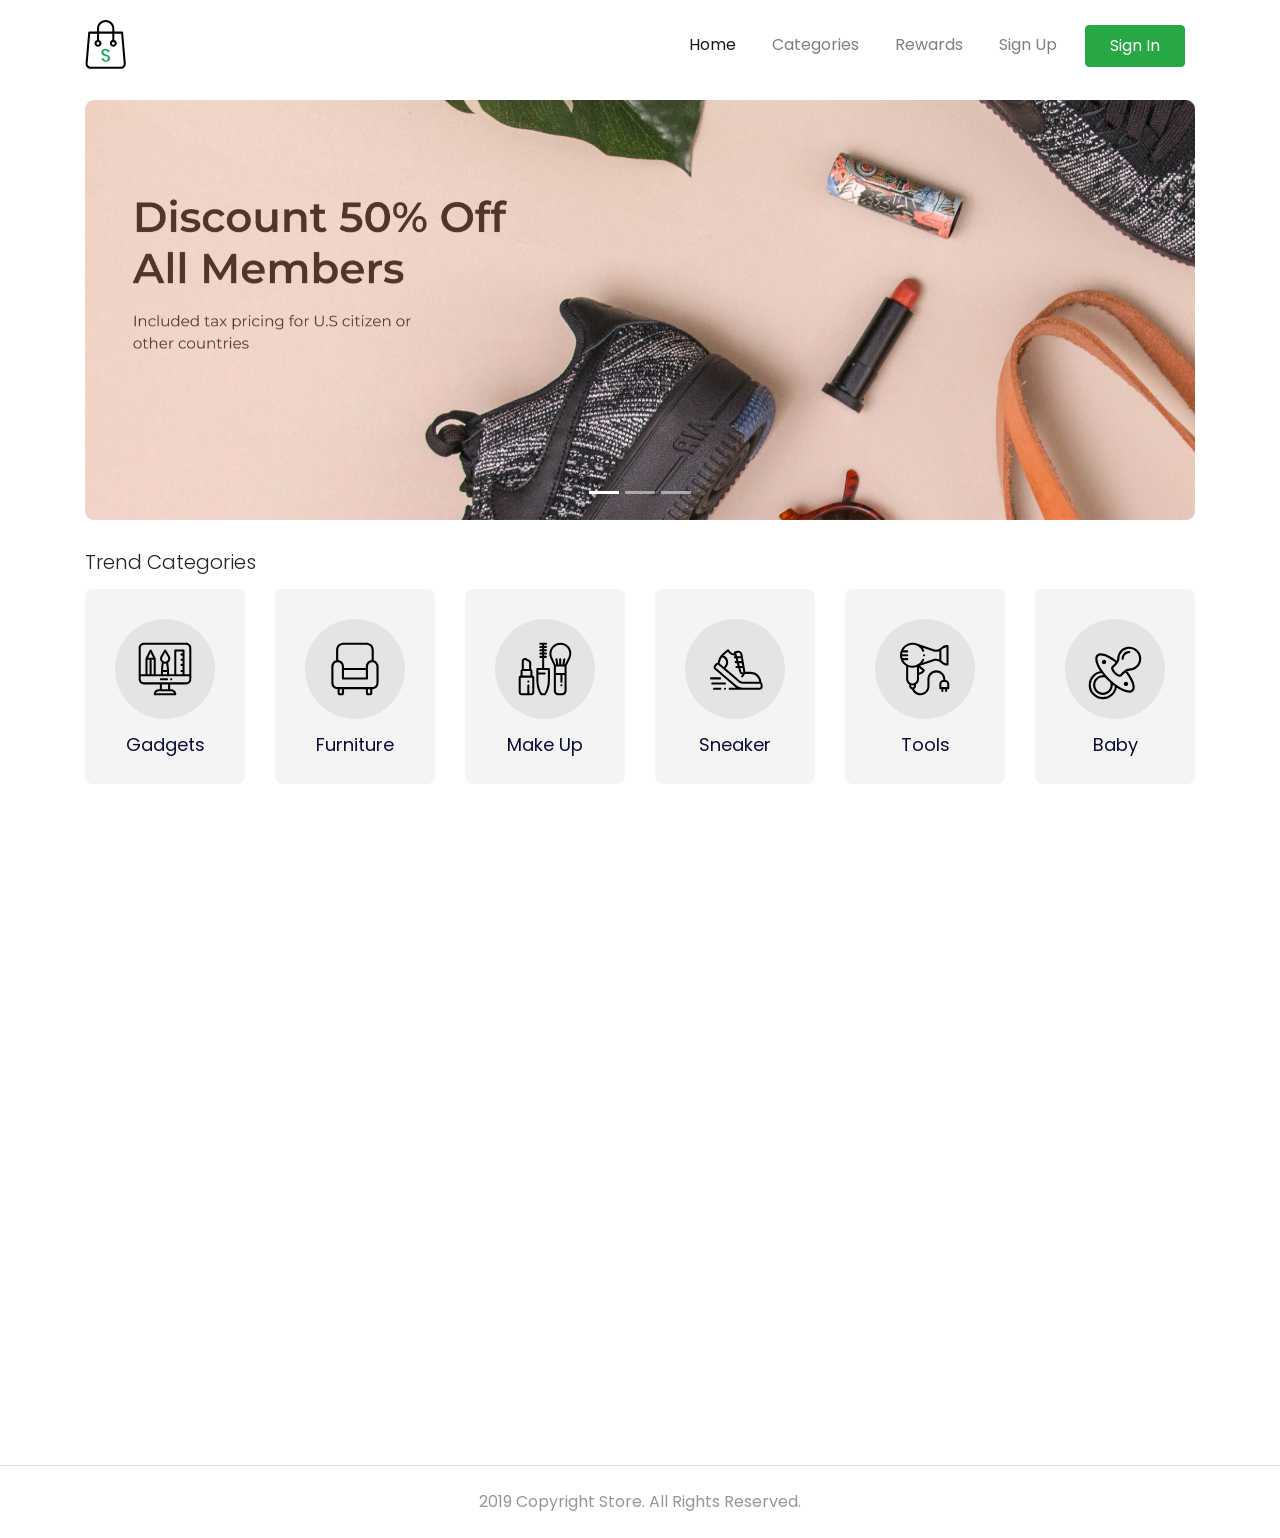
<file: index.html>
<!DOCTYPE html>
<html lang="en">
  <head>
    <meta charset="utf-8" />
    <meta
      name="viewport"
      content="width=device-width, initial-scale=1, shrink-to-fit=no"
    />
    <meta name="description" content="" />
    <meta name="author" content="" />

    <title>TOKO ONLINE</title>

    <link href="https://unpkg.com/aos@2.3.1/dist/aos.css" rel="stylesheet" />
    <link href="style/main.css" rel="stylesheet" type="text/css" />
  </head>

  <body>
    <!-- test -->
    <!-- Bootstrap core JavaScript -->
    <nav
    class="navbar navbar-expand-lg navbar-light navbar-store fixed-top navbar-fixed-top"
    data-aos="fade-down"
  >
    <div class="container">
      <a class="navbar-brand" href="/">
        <img src="images/logo.svg" alt="" />
      </a>
      <button
        class="navbar-toggler"
        type="button"
        data-toggle="collapse"
        data-target="#navbarResponsive"
        aria-controls="navbarResponsive"
        aria-expanded="false"
        aria-label="Toggle navigation"
      >
        <span class="navbar-toggler-icon"></span>
      </button>
      <div class="collapse navbar-collapse" id="navbarResponsive">
        <ul class="navbar-nav ml-auto">
          <li class="nav-item active">
            <a class="nav-link" href="#">Home </a>
          </li>
          <li class="nav-item">
            <a class="nav-link" href="categories.html">Categories</a>
          </li>
          <li class="nav-item">
            <a class="nav-link" href="#">Rewards</a>
          </li>
          <li class="nav-item">
            <a class="nav-link" href="register.html">Sign Up</a>
          </li>
          <li class="nav-item">
            <a
              class="btn btn-success nav-link px-4 text-white"
              href="login.html"
              >Sign In</a
            >
          </li>
        </ul>
      </div>
    </div>
  </nav>
    <!-- Page Content -->
    <div class="page-content page-home">
      <section class="store-carousel">
        <div class="container">
          <div class="row">
            <div class="col-lg-12" data-aos="zoom-in">
              <!-- Carousel -->
              <div
                class="carousel slide"
                id="storeCarousel"
                data-ride="carousel"
              >
                <ol class="carousel-indicators">
                  <li
                    class="active"
                    data-target="#storeCarousel"
                    data-slide-to="0"
                  ></li>
                  <li data-target="#storeCarousel" data-slide-to="1"></li>
                  <li data-target="#storeCarousel" data-slide-to="2"></li>
                </ol>
                <div class="carousel-inner">
                  <div class="carousel-item active">
                    <img
                      src="images/banner.jpg"
                      alt="banner"
                      class="d-block w-100"
                    />
                  </div>
                  <div class="carousel-item">
                    <img
                      src="images/banner.jpg"
                      alt="banner"
                      class="d-block w-100"
                    />
                  </div>
                  <div class="carousel-item">
                    <img
                      src="images/banner.jpg"
                      alt="banner"
                      class="d-block w-100"
                    />
                  </div>
                </div>
              </div>
            </div>
          </div>
        </div>
      </section>
      <section class="store-trend-categories">
        <div class="container">
          <div class="row">
            <div class="col-12" data-aos="zoom-in">
              <h5>Trend Categories</h5>
            </div>
          </div>
          <div class="row">
            <div
              class="col-6 col-md-3 col-lg-2"
              data-aos="fade-up"
              data-aos-delay="100"
            >
              <a href="#" class="component-categories d-block">
                <div class="categories-image">
                  <img
                    src="images/categories-gadgets.svg"
                    alt=""
                    class="w-100"
                  />
                  <p class="categories-text">Gadgets</p>
                </div>
              </a>
            </div>

            <div
              class="col-6 col-md-3 col-lg-2"
              data-aos="fade-up"
              data-aos-delay="200"
            >
              <a href="#" class="component-categories d-block">
                <div class="categories-image">
                  <img
                    src="images/categories-furniture.svg"
                    alt=""
                    class="w-100"
                  />
                  <p class="categories-text">Furniture</p>
                </div>
              </a>
            </div>

            <div
              class="col-6 col-md-3 col-lg-2"
              data-aos="fade-up"
              data-aos-delay="300"
            >
              <a href="#" class="component-categories d-block">
                <div class="categories-image">
                  <img
                    src="images/categories-makeup.svg"
                    alt=""
                    class="w-100"
                  />
                  <p class="categories-text">Make Up</p>
                </div>
              </a>
            </div>

            <div
              class="col-6 col-md-3 col-lg-2"
              data-aos="fade-up"
              data-aos-delay="400"
            >
              <a href="#" class="component-categories d-block">
                <div class="categories-image">
                  <img
                    src="images/categories-sneaker.svg"
                    alt=""
                    class="w-100"
                  />
                  <p class="categories-text">Sneaker</p>
                </div>
              </a>
            </div>

            <div
              class="col-6 col-md-3 col-lg-2"
              data-aos="fade-up"
              data-aos-delay="500"
            >
              <a href="#" class="component-categories d-block">
                <div class="categories-image">
                  <img src="images/categories-tools.svg" alt="" class="w-100" />
                  <p class="categories-text">Tools</p>
                </div>
              </a>
            </div>

            <div
              class="col-6 col-md-3 col-lg-2"
              data-aos="fade-up"
              data-aos-delay="600"
            >
              <a href="#" class="component-categories d-block">
                <div class="categories-image">
                  <img src="images/categories-baby.svg" alt="" class="w-100" />
                  <p class="categories-text">Baby</p>
                </div>
              </a>
            </div>
          </div>
        </div>
      </section>
      <section class="store-new-product">
        <div class="container">
          <div class="row">
            <div class="col-12" data-aos="fade-up">
              <h5>New Product</h5>
            </div>
            <div class="row">
              <div
                class="col-6 col-md-4 col-lg-3"
                data-aos="fade-up"
                data-aos-delay="100"
              >
                <a href="details.html" class="component-products d-block">
                  <div class="product-thumbnail">
                    <div
                      class="products-image"
                      style="
                        background-image: url(images/products-apple-watch.jpg);
                      "
                    ></div>
                  </div>
                  <div class="products-text">Apple Watch 4</div>
                  <div class="products-price">$899</div>
                </a>
              </div>
              <div
                class="col-6 col-md-4 col-lg-3"
                data-aos="fade-up"
                data-aos-delay="200"
              >
                <a href="details.html" class="component-products d-block">
                  <div class="product-thumbnail">
                    <div
                      class="products-image"
                      style="
                        background-image: url(images/products-black-edition-nike.jpg);
                      "
                    ></div>
                  </div>
                  <div class="products-text">Nike Black Edition</div>
                  <div class="products-price">$499</div>
                </a>
              </div>
              <div
                class="col-6 col-md-4 col-lg-3"
                data-aos="fade-up"
                data-aos-delay="300"
              >
                <a href="details.html" class="component-products d-block">
                  <div class="product-thumbnail">
                    <div
                      class="products-image"
                      style="
                        background-image: url(images/products-bubuk-maketti.jpg);
                      "
                    ></div>
                  </div>
                  <div class="products-text">Bubuk Maketti</div>
                  <div class="products-price">$99</div>
                </a>
              </div>
              <div
                class="col-6 col-md-4 col-lg-3"
                data-aos="fade-up"
                data-aos-delay="400"
              >
                <a href="details.html" class="component-products d-block">
                  <div class="product-thumbnail">
                    <div
                      class="products-image"
                      style="
                        background-image: url(images/products-orange-bogotta.jpg);
                      "
                    ></div>
                  </div>
                  <div class="products-text">Orange Bogotta</div>
                  <div class="products-price">$8,899</div>
                </a>
              </div>
              <div
                class="col-6 col-md-4 col-lg-3"
                data-aos="fade-up"
                data-aos-delay="500"
              >
                <a href="details.html" class="component-products d-block">
                  <div class="product-thumbnail">
                    <div
                      class="products-image"
                      style="
                        background-image: url(images/products-monkey-toys.jpg);
                      "
                    ></div>
                  </div>
                  <div class="products-text">Monkey Toys</div>
                  <div class="products-price">$299</div>
                </a>
              </div>
              <div
                class="col-6 col-md-4 col-lg-3"
                data-aos="fade-up"
                data-aos-delay="600"
              >
                <a href="details.html" class="component-products d-block">
                  <div class="product-thumbnail">
                    <div
                      class="products-image"
                      style="
                        background-image: url(images/products-sofa-ternyaman.jpg);
                      "
                    ></div>
                  </div>
                  <div class="products-text">Sofa Ternyaman</div>
                  <div class="products-price">$1,899</div>
                </a>
              </div>
              <div
                class="col-6 col-md-4 col-lg-3"
                data-aos="fade-up"
                data-aos-delay="700"
              >
                <a href="details.html" class="component-products d-block">
                  <div class="product-thumbnail">
                    <div
                      class="products-image"
                      style="
                        background-image: url(images/products-mavic-kawe.jpg);
                      "
                    ></div>
                  </div>
                  <div class="products-text">Mavic Kawe</div>
                  <div class="products-price">$999</div>
                </a>
              </div>
              <div
                class="col-6 col-md-4 col-lg-3"
                data-aos="fade-up"
                data-aos-delay="800"
              >
                <a href="details.html" class="component-products d-block">
                  <div class="product-thumbnail">
                    <div
                      class="products-image"
                      style="
                        background-image: url(images/products-tatakan-gelas.jpg);
                      "
                    ></div>
                  </div>
                  <div class="products-text">Tatakan Gelas</div>
                  <div class="products-price">$9</div>
                </a>
              </div>
            </div>
          </div>
        </div>
      </section>
    </div>
    <footer>
      <div class="container">
        <div class="row">
          <div class="col-12 text-center">
            <p class="pt-4 pb-2">2019 Copyright Store. All Rights Reserved.</p>
          </div>
        </div>
      </div>
    </footer>

    <script src="vendor/jquery/jquery.slim.min.js"></script>
    <script src="vendor/bootstrap/js/bootstrap.bundle.min.js"></script>
    <script src="https://unpkg.com/aos@2.3.1/dist/aos.js"></script>
    <script>
      AOS.init();
    </script>
    <script src="script/navbar-scroll.js"></script>
  </body>
</html>
</file>
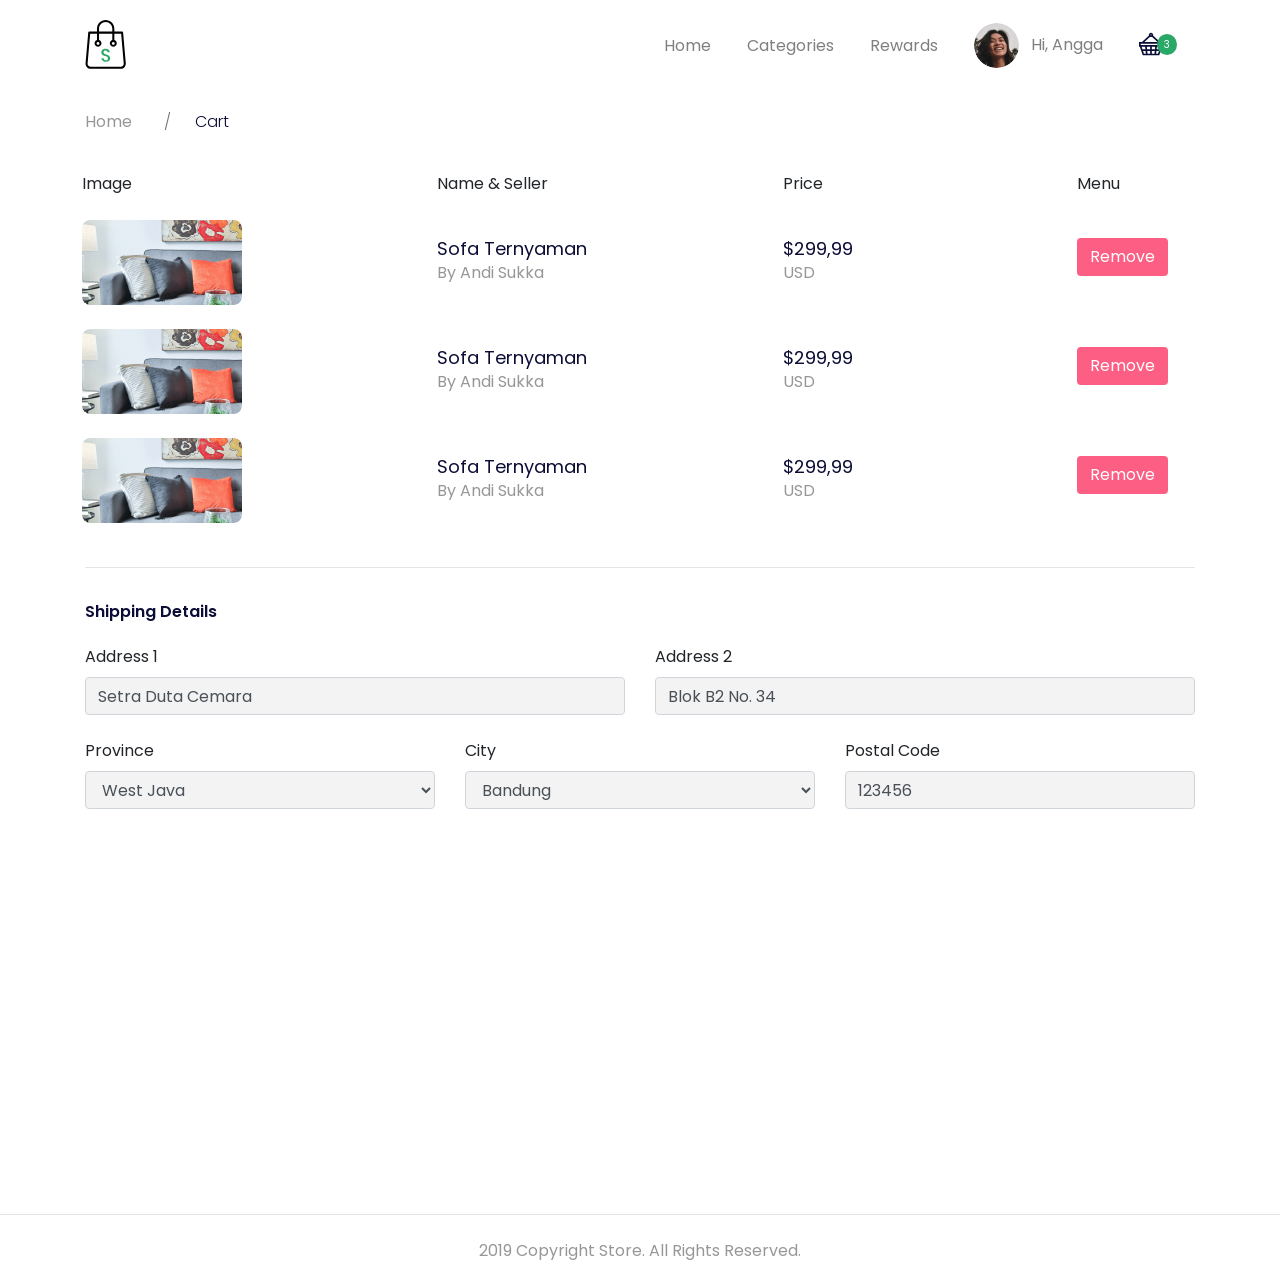
<file: cart.html>
<!DOCTYPE html>
<html lang="en">
  <head>
    <meta charset="utf-8" />
    <meta
      name="viewport"
      content="width=device-width, initial-scale=1, shrink-to-fit=no"
    />
    <meta name="description" content="" />
    <meta name="author" content="" />

    <title>Store - Your Best Marketplace</title>

    <link href="https://unpkg.com/aos@2.3.1/dist/aos.css" rel="stylesheet" />
    <link href="style/main.css" rel="stylesheet" type="text/css" />
  </head>

  <body>
    <!-- Bootstrap core JavaScript -->
    <nav
    class="navbar navbar-expand-lg navbar-light navbar-store fixed-top navbar-fixed-top"
    data-aos="fade-down"
    aria-label="Navbar"
  >
    <div class="container">
      <a class="navbar-brand" href="/">
        <img src="images/logo.svg" alt="" />
      </a>
      <button
        class="navbar-toggler"
        type="button"
        data-toggle="collapse"
        data-target="#navbarResponsive"
        aria-controls="navbarResponsive"
        aria-expanded="false"
        aria-label="Toggle navigation"
      >
        <span class="navbar-toggler-icon"></span>
      </button>
      <div class="collapse navbar-collapse" id="navbarResponsive">
        <ul class="navbar-nav ml-auto">
          <li class="nav-item">
            <a class="nav-link" href="index.html">Home </a>
          </li>
          <li class="nav-item">
            <a class="nav-link" href="categories.html">Categories</a>
          </li>
          <li class="nav-item">
            <a class="nav-link" href="#">Rewards</a>
          </li>
        </ul>

        <!-- Desktop Menu -->
        <ul class="navbar-nav d-none d-lg-flex">
          <li class="nav-item dropdown">
            <a
              class="nav-link"
              href="#"
              id="navbarDropdown"
              role="button"
              data-toggle="dropdown"
              aria-haspopup="true"
              aria-expanded="false"
            >
              <img
                src="images/icon-user.png"
                alt=""
                class="rounded-circle mr-2 profile-picture"
              />
              Hi, Angga
            </a>
            <div class="dropdown-menu" aria-labelledby="navbarDropdown">
              <a class="dropdown-item" href="dashboard.html">Dashboard</a>
              <a class="dropdown-item" href="dashboard-account.html"
                >Settings</a
              >
              <div class="dropdown-divider"></div>
              <a class="dropdown-item" href="/">Logout</a>
            </div>
          </li>
          <li class="nav-item">
            <a class="nav-link d-inline-block mt-2" href="#">
              <img src="images/icon-cart-filled.svg" alt="" />
              <div class="card-badge">3</div>
            </a>
          </li>
        </ul>

        <!-- Mobile Menu -->
        <ul class="navbar-nav d-block d-lg-none">
          <li class="nav-item">
            <a class="nav-link" href="#">
              Hi, Angga
            </a>
          </li>
          <li class="nav-item">
            <a class="nav-link d-inline-block" href="#">
              Cart
            </a>
          </li>
        </ul>
      </div>
    </div>
  </nav>
    <!-- Page Content -->
    <div class="page-content page-cart">
      <section
        class="store-breadcrumbs"
        data-aos="fade-down"
        data-aos-delay="100"
      >
        <div class="container">
          <div class="row">
            <div class="col-12">
              <nav>
                <ol class="breadcrumb">
                  <li class="breadcrumb-item">
                    <a href="index.html">Home</a>
                  </li>
                  <li class="breadcrumb-item active">Cart</li>
                </ol>
              </nav>
            </div>
          </div>
        </div>
      </section>
      <section>
        <div class="store-cart">
          <div class="container">
            <div class="row" data-aos="fade-up" data-aos-delay="100">
              <div class="col-12 table-responsive">
                <table class="table table-borderless table-cart">
                  <thead>
                    <tr>
                      <td>Image</td>
                      <td>Name &amp; Seller</td>
                      <td>Price</td>
                      <td>Menu</td>
                    </tr>
                  </thead>
                  <tbody>
                    <tr>
                    <td style="width: 35%;">
                      <img src="images/product-cart-1.jpg" alt="" class="cart-image"/>
                    </td>
                    <td style="width: 35%;">
                      <div class="product-title">Sofa Ternyaman</div>
                      <div class="product-subtitle">By Andi Sukka</div>
                    </td>
                    <td style="width: 35%;">
                      <div class="product-title">$299,99</div>
                      <div class="product-subtitle">USD</div>
                    </td>
                    <td style="width: 35%;">
                      <a href="" class="btn btn-remove-cart">Remove</a>
                    </td>
                    </tr>
                    <tr>
                      <td style="width: 35%;">
                        <img src="images/product-cart-1.jpg" alt="" class="cart-image"/>
                      </td>
                    <td style="width: 35%;">
                      <div class="product-title">Sofa Ternyaman</div>
                      <div class="product-subtitle">By Andi Sukka</div>
                    </td>
                    <td style="width: 35%;">
                      <div class="product-title">$299,99</div>
                      <div class="product-subtitle">USD</div>
                    </td>
                    <td style="width: 35%;">
                      <a href="" class="btn btn-remove-cart">Remove</a>
                    </td>
                    </tr>
                    <tr>
                      <td style="width: 35%;"><img src="images/product-cart-1.jpg" alt="" class="cart-image"/></td>
                    <td style="width: 35%;">
                      <div class="product-title">Sofa Ternyaman</div>
                      <div class="product-subtitle">By Andi Sukka</div>
                    </td>
                    <td style="width: 35%;">
                      <div class="product-title">$299,99</div>
                      <div class="product-subtitle">USD</div>
                    </td>
                    <td style="width: 35%;">
                      <a href="" class="btn btn-remove-cart">Remove</a>
                    </td>
                    </tr>
                  </tbody>
                </table>
              </div>
            </div>
            <div class="row" data-aos="fade-up" data-aos-delay="150">
              <div class="col-12">
                <hr/>
              </div>
              <div class="col-12">
                <h2 class="mb-4">Shipping Details</h2>
              </div>
            </div>
            <div class="row mb-2" data-aos="fade-up" data-aos-delay="200">
              <div class="col-md-6">
                <div class="form-group">
                  <label for="addressOne">Address 1</label>
                  <input type="text" class="form-control" id="addressOne" name="addressOne" value="Setra Duta Cemara">
                </div>
              </div>
              <div class="col-md-6">
                <div class="form-group">
                  <label for="addressTwo">Address 2</label>
                  <input type="text" class="form-control" id="addressTwo" name="addressTwo" value="Blok B2 No. 34">
                </div>
              </div>
            </div>  
            <div class="row mb-2" data-aos="fade-up" data-aos-delay="250">
              <div class="col-md-4">
                <div class="form-group">
                  <label for="province">Province</label>
                  <select type="text" class="form-control" id="province" name="province">
                    <option value="West Java">West Java</option>
                  </select>
                </div>
              </div>
              <div class="col-md-4">
                <div class="form-group">
                  <label for="city">City</label>
                  <select class="form-control" id="city" name="city">
                    <option value="Bandung">Bandung</option>
                  </select>
                </div>
              </div>
              <div class="col-md-4">
                <div class="form-group">
                  <label for="postalcode">Postal Code</label>
                  <input class="form-control" id="postalcode" name="postalcode" value="123456">
                </div>
              </div>
              
            </div>
            <div class="row mb-2" data-aos="fade-up" data-aos-delay="300">
              <div class="col-md-6">
                <div class="form-group">
                  <label for="country">Country</label>
                  <select type="text" class="form-control" id="country" name="country">
                    <option value="Indonesia">Indonesia</option>
                  </select>
                </div>
              </div>
              <div class="col-md-6">
                <div class="form-group">
                  <label for="mobile">Mobile</label>
                  <input class="form-control" id="mobile" name="mobile" value="+628 2020 11111">
                </div>
              </div>
            </div>
            <div class="row" data-aos="fade-up" data-aos-delay="150">
              <div class="col-12">
                <hr/>
              </div>
              <div class="col-12">
                <h2 class="mb-1">Payment Informations</h2>
              </div>
            </div>
            <div class="row" data-aos="fade-up" data-aos-delay="150">
              <div class="col-4 col-md-2">
                <div class="product-title">$10</div>
                <div class="product-subtitle">Country Tax</div>
              </div>
              <div class="col-4 col-md-3">
                <div class="product-title">$280</div>
                <div class="product-subtitle">Product Insurance</div>
              </div>
              <div class="col-4 col-md-2">
                <div class="product-title">$580</div>
                <div class="product-subtitle">Ship to Jakarta</div>
              </div>
              <div class="col-4 col-md-2">
                <div class="product-title text-success">$392,409</div>
                <div class="product-subtitle">Total</div>
              </div>
              <div class="col-8 col-md-3">
                <div class="product-title">
                  <a href="success.html" class="btn btn-success mt-4 px-2 btn-block">Checkout Now</a>
                </div>
              </div>
            </div>
          </div>
        </div>
      </section>
    </div>

    <footer>
      <div class="container">
        <div class="row">
          <div class="col-12 text-center">
            <p class="pt-4 pb-2">2019 Copyright Store. All Rights Reserved.</p>
          </div>
        </div>
      </div>
    </footer>

    <script src="vendor/jquery/jquery.slim.min.js"></script>
    <script src="vendor/bootstrap/js/bootstrap.bundle.min.js"></script>
    <script src="https://unpkg.com/aos@2.3.1/dist/aos.js"></script>
    <script>
      AOS.init();
    </script>
    <script src="script/navbar-scroll.js"></script>
  </body>
</html>
</file>
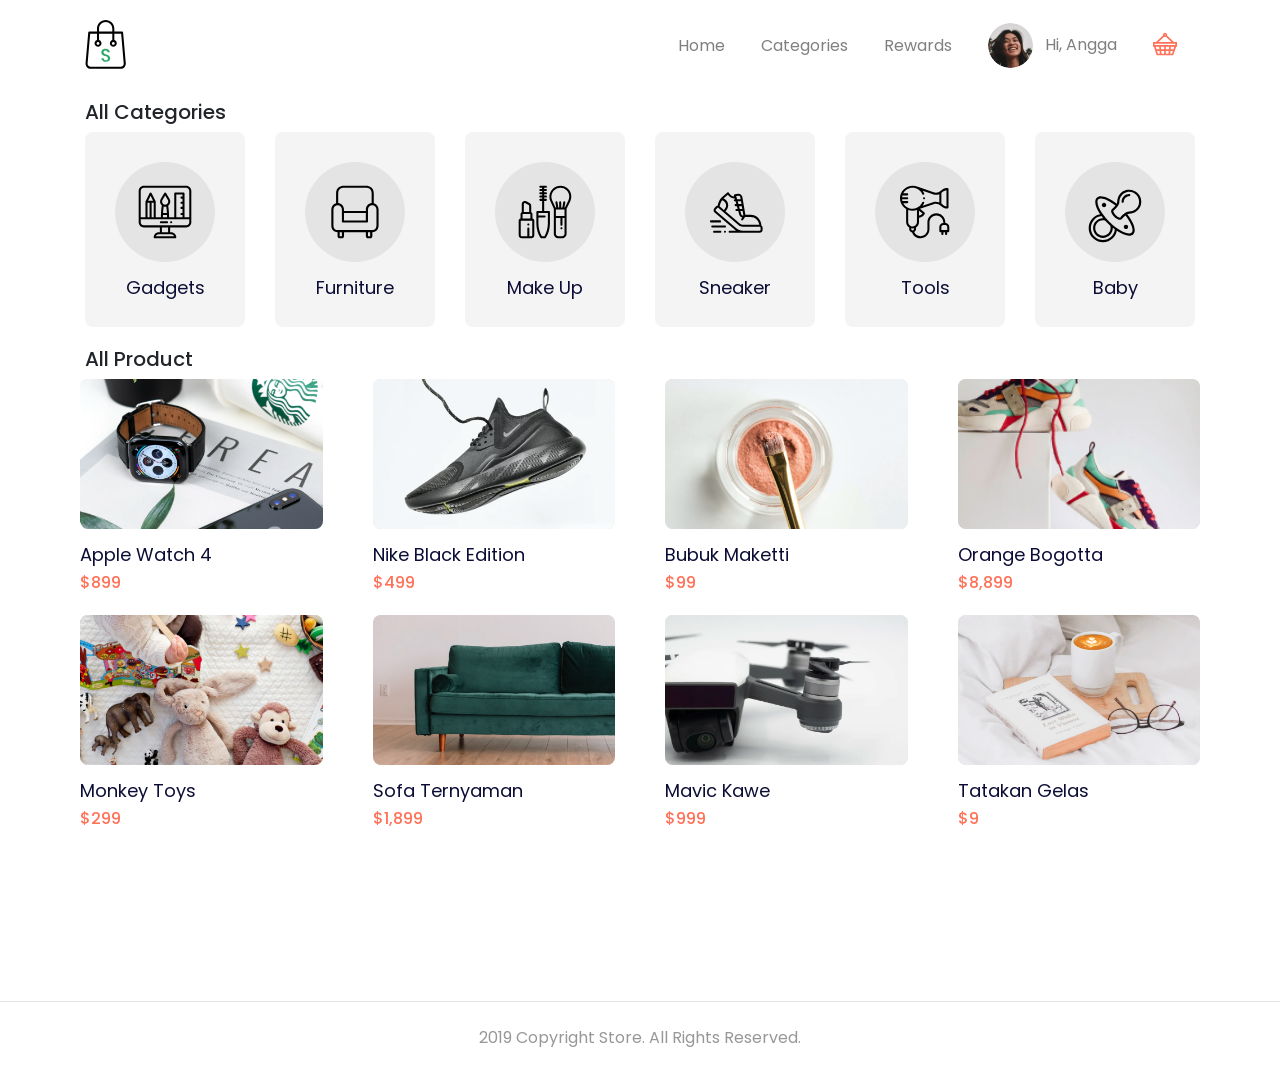
<file: categories.html>
<!DOCTYPE html>
<html lang="en">
  <head>
    <meta charset="utf-8" />
    <meta
      name="viewport"
      content="width=device-width, initial-scale=1, shrink-to-fit=no"
    />
    <meta name="description" content="" />
    <meta name="author" content="" />

    <title>Store - Your Best Marketplace</title>

    <link href="https://unpkg.com/aos@2.3.1/dist/aos.css" rel="stylesheet" />
    <link href="style/main.css" rel="stylesheet" type="text/css" />
  </head>

  <body>
    <!-- Bootstrap core JavaScript -->
    <nav
    class="navbar navbar-expand-lg navbar-light navbar-store fixed-top navbar-fixed-top"
    data-aos="fade-down"
    aria-label="Navbar"
  >
    <div class="container">
      <a class="navbar-brand" href="/">
        <img src="images/logo.svg" alt="" />
      </a>
      <button
        class="navbar-toggler"
        type="button"
        data-toggle="collapse"
        data-target="#navbarResponsive"
        aria-controls="navbarResponsive"
        aria-expanded="false"
        aria-label="Toggle navigation"
      >
        <span class="navbar-toggler-icon"></span>
      </button>
      <div class="collapse navbar-collapse" id="navbarResponsive">
        <ul class="navbar-nav ml-auto">
          <li class="nav-item">
            <a class="nav-link" href="index.html">Home </a>
          </li>
          <li class="nav-item">
            <a class="nav-link" href="categories.html">Categories</a>
          </li>
          <li class="nav-item">
            <a class="nav-link" href="#">Rewards</a>
          </li>
        </ul>

        <!-- Desktop Menu -->
        <ul class="navbar-nav d-none d-lg-flex">
          <li class="nav-item dropdown">
            <a
              class="nav-link"
              href="#"
              id="navbarDropdown"
              role="button"
              data-toggle="dropdown"
              aria-haspopup="true"
              aria-expanded="false"
            >
              <img
                src="images/icon-user.png"
                alt=""
                class="rounded-circle mr-2 profile-picture"
              />
              Hi, Angga
            </a>
            <div class="dropdown-menu" aria-labelledby="navbarDropdown">
              <a class="dropdown-item" href="dashboard.html">Dashboard</a>
              <a class="dropdown-item" href="dashboard-account.html"
                >Settings</a
              >
              <div class="dropdown-divider"></div>
              <a class="dropdown-item" href="index.html">Logout</a>
            </div>
          </li>
          <li class="nav-item">
            <a class="nav-link d-inline-block mt-2" href="#">
              <img src="images/icon-cart-empty.svg" alt="" />
            </a>
          </li>
        </ul>

        <!-- Mobile Menu -->
        <ul class="navbar-nav d-block d-lg-none">
          <li class="nav-item">
            <a class="nav-link" href="#">
              Hi, Angga
            </a>
          </li>
          <li class="nav-item">
            <a class="nav-link d-inline-block" href="#">
              Cart
            </a>
          </li>
        </ul>
      </div>
    </div>
  </nav>
    <!-- Page Content -->
    <div class="page-content pages-home">
      <section class="store-trend-categories">
        <div class="container">
          <div class="row">
            <div class="col-12" data-aos="zoom-in">
              <h5>All Categories</h5>
            </div>
          </div>
          <div class="row">
            <div
              class="col-6 col-md-3 col-lg-2"
              data-aos="fade-up"
              data-aos-delay="100"
            >
              <a href="#" class="component-categories d-block">
                <div class="categories-image">
                  <img
                    src="images/categories-gadgets.svg"
                    alt=""
                    class="w-100"
                  />
                  <p class="categories-text">Gadgets</p>
                </div>
              </a>
            </div>

            <div
              class="col-6 col-md-3 col-lg-2"
              data-aos="fade-up"
              data-aos-delay="200"
            >
              <a href="#" class="component-categories d-block">
                <div class="categories-image">
                  <img
                    src="images/categories-furniture.svg"
                    alt=""
                    class="w-100"
                  />
                  <p class="categories-text">Furniture</p>
                </div>
              </a>
            </div>

            <div
              class="col-6 col-md-3 col-lg-2"
              data-aos="fade-up"
              data-aos-delay="300"
            >
              <a href="#" class="component-categories d-block">
                <div class="categories-image">
                  <img
                    src="images/categories-makeup.svg"
                    alt=""
                    class="w-100"
                  />
                  <p class="categories-text">Make Up</p>
                </div>
              </a>
            </div>

            <div
              class="col-6 col-md-3 col-lg-2"
              data-aos="fade-up"
              data-aos-delay="400"
            >
              <a href="#" class="component-categories d-block">
                <div class="categories-image">
                  <img
                    src="images/categories-sneaker.svg"
                    alt=""
                    class="w-100"
                  />
                  <p class="categories-text">Sneaker</p>
                </div>
              </a>
            </div>

            <div
              class="col-6 col-md-3 col-lg-2"
              data-aos="fade-up"
              data-aos-delay="500"
            >
              <a href="#" class="component-categories d-block">
                <div class="categories-image">
                  <img
                    src="images/categories-tools.svg"
                    alt=""
                    class="w-100"
                  />
                  <p class="categories-text">Tools</p>
                </div>
              </a>
            </div>

            <div
              class="col-6 col-md-3 col-lg-2"
              data-aos="fade-up"
              data-aos-delay="600"
            >
              <a href="#" class="component-categories d-block">
                <div class="categories-image">
                  <img src="images/categories-baby.svg" alt="" class="w-100" />
                  <p class="categories-text">Baby</p>
                </div>
              </a>
            </div>
          </div>
        </div>
      </section>
      <section class="store-new-product">
        <div class="container">
          <div class="row">
            <div class="col-12" data-aos="fade-up">
              <h5>All Product</h5>
            </div>
            <div class="row">
              <div
                class="col-6 col-md-4 col-lg-3"
                data-aos="fade-up"
                data-aos-delay="100"
              >
                <a href="details.html" class="component-products d-block">
                  <div class="product-thumbnail">
                    <div
                      class="products-image"
                      style="
                        background-image: url(images/products-apple-watch.jpg);
                      "
                    ></div>
                  </div>
                  <div class="products-text">Apple Watch 4</div>
                  <div class="products-price">$899</div>
                </a>
              </div>
              <div
                class="col-6 col-md-4 col-lg-3"
                data-aos="fade-up"
                data-aos-delay="200"
              >
                <a href="details.html" class="component-products d-block">
                  <div class="product-thumbnail">
                    <div
                      class="products-image"
                      style="
                        background-image: url(images/products-black-edition-nike.jpg);
                      "
                    ></div>
                  </div>
                  <div class="products-text">Nike Black Edition</div>
                  <div class="products-price">$499</div>
                </a>
              </div>
              <div
                class="col-6 col-md-4 col-lg-3"
                data-aos="fade-up"
                data-aos-delay="300"
              >
                <a href="details.html" class="component-products d-block">
                  <div class="product-thumbnail">
                    <div
                      class="products-image"
                      style="
                        background-image: url(images/products-bubuk-maketti.jpg);
                      "
                    ></div>
                  </div>
                  <div class="products-text">Bubuk Maketti</div>
                  <div class="products-price">$99</div>
                </a>
              </div>
              <div
                class="col-6 col-md-4 col-lg-3"
                data-aos="fade-up"
                data-aos-delay="400"
              >
                <a href="details.html" class="component-products d-block">
                  <div class="product-thumbnail">
                    <div
                      class="products-image"
                      style="
                        background-image: url(images/products-orange-bogotta.jpg);
                      "
                    ></div>
                  </div>
                  <div class="products-text">Orange Bogotta</div>
                  <div class="products-price">$8,899</div>
                </a>
              </div>
              <div
                class="col-6 col-md-4 col-lg-3"
                data-aos="fade-up"
                data-aos-delay="500"
              >
                <a href="details.html" class="component-products d-block">
                  <div class="product-thumbnail">
                    <div
                      class="products-image"
                      style="
                        background-image: url(images/products-monkey-toys.jpg);
                      "
                    ></div>
                  </div>
                  <div class="products-text">Monkey Toys</div>
                  <div class="products-price">$299</div>
                </a>
              </div>
              <div
                class="col-6 col-md-4 col-lg-3"
                data-aos="fade-up"
                data-aos-delay="600"
              >
                <a href="details.html" class="component-products d-block">
                  <div class="product-thumbnail">
                    <div
                      class="products-image"
                      style="
                        background-image: url(images/products-sofa-ternyaman.jpg);
                      "
                    ></div>
                  </div>
                  <div class="products-text">Sofa Ternyaman</div>
                  <div class="products-price">$1,899</div>
                </a>
              </div>
              <div
                class="col-6 col-md-4 col-lg-3"
                data-aos="fade-up"
                data-aos-delay="700"
              >
                <a href="details.html" class="component-products d-block">
                  <div class="product-thumbnail">
                    <div
                      class="products-image"
                      style="
                        background-image: url(images/products-mavic-kawe.jpg);
                      "
                    ></div>
                  </div>
                  <div class="products-text">Mavic Kawe</div>
                  <div class="products-price">$999</div>
                </a>
              </div>
              <div
                class="col-6 col-md-4 col-lg-3"
                data-aos="fade-up"
                data-aos-delay="800"
              >
                <a href="details.html" class="component-products d-block">
                  <div class="product-thumbnail">
                    <div
                      class="products-image"
                      style="
                        background-image: url(images/products-tatakan-gelas.jpg);
                      "
                    ></div>
                  </div>
                  <div class="products-text">Tatakan Gelas</div>
                  <div class="products-price">$9</div>
                </a>
              </div>
            </div>
          </div>
        </div>
      </section>
    </div>
    <footer>
      <div class="container">
        <div class="row">
          <div class="col-12 text-center">
            <p class="pt-4 pb-2">2019 Copyright Store. All Rights Reserved.</p>
          </div>
        </div>
      </div>
    </footer>

    <script src="vendor/jquery/jquery.slim.min.js"></script>
    <script src="vendor/bootstrap/js/bootstrap.bundle.min.js"></script>
    <script src="https://unpkg.com/aos@2.3.1/dist/aos.js"></script>
    <script>
      AOS.init();
    </script>
    <script src="script/navbar-scroll.js"></script>
  </body>
</html>
</file>
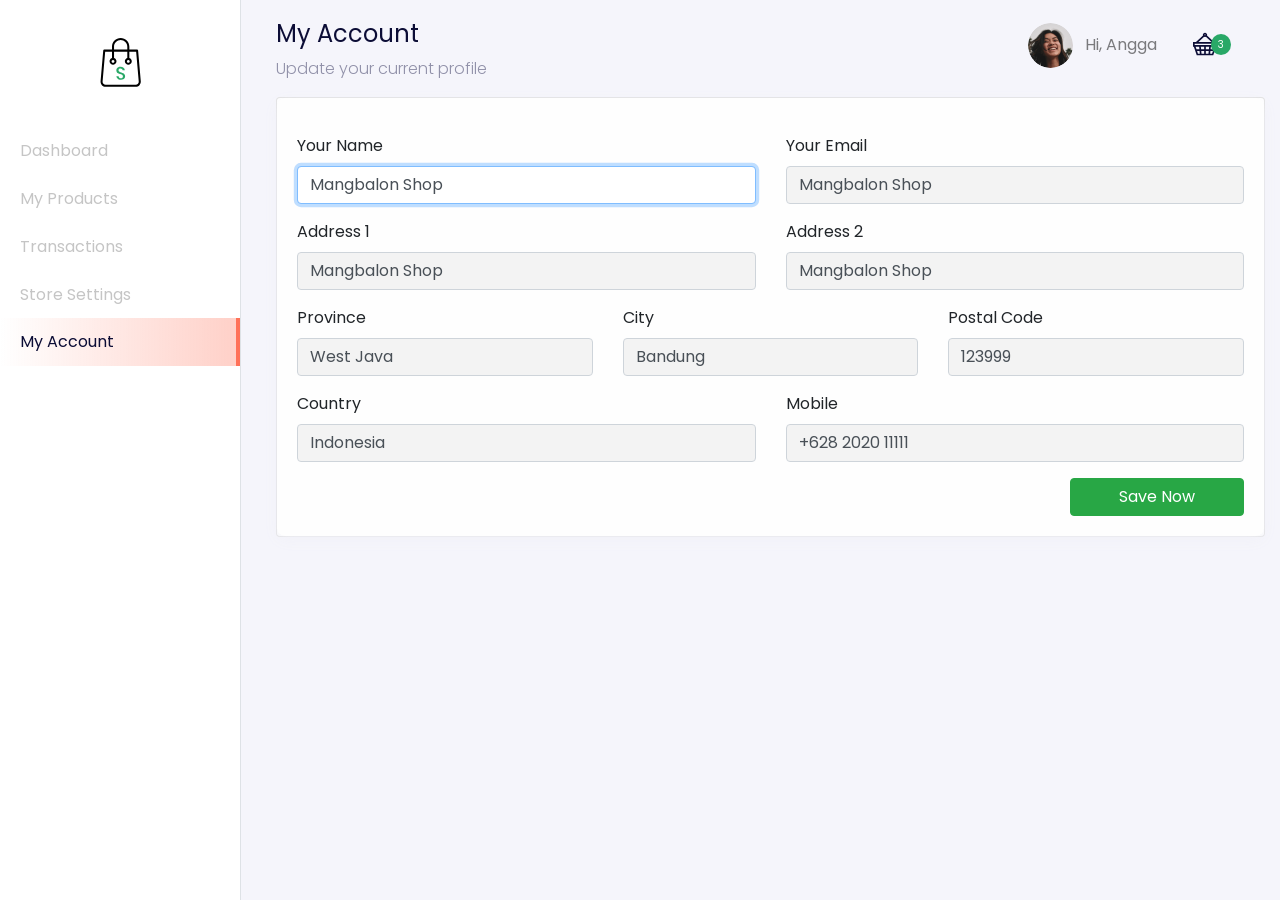
<file: dashboard-account.html>
<!DOCTYPE html>
<html lang="en">
  <head>
    <meta charset="utf-8" />
    <meta
      name="viewport"
      content="width=device-width, initial-scale=1, shrink-to-fit=no"
    />
    <meta name="description" content="" />
    <meta name="author" content="" />

    <title>TOKO ONLINE</title>

    <link href="https://unpkg.com/aos@2.3.1/dist/aos.css" rel="stylesheet" />
    <link href="style/main.css" rel="stylesheet" type="text/css" />
  </head>

  <body>
    <div class="page-dashboard">
      <div class="d-flex" id="wrapper" data-aos="fade-right">
        <div class="border-right" id="sidebar-wrapper">
          <div class="sidebar-heading text-center">
            <img src="images/logo.svg" alt="logo-toko" class="my-4">
          </div>
          <div class="list-group list-group-flush">
            <a href="dashboard.html" class="list-group-item list-group-item-action ">Dashboard</a>
            <a href="dashboard-products.html" class="list-group-item list-group-item-action ">My Products</a>
            <a href="dashboard-transactions.html" class="list-group-item list-group-item-action ">Transactions</a>
            <a href="dashboard-setting.html" class="list-group-item list-group-item-action">Store Settings</a>
            <a href="dashboard-account.html" class="list-group-item list-group-item-action active">My Account</a>
          </div>
        </div>
        <div id="page-content-wrapper">
          <nav
            class="navbar navbar-expand-lg navbar-light navbar-store fixed-top"
            data-aos="fade-down"
            aria-label="Navbar"
          >
            <div class="container-fluid">
              <button class="btn btn-secondary d-md-none mr-auto mr-2" id="menu-toggle">
                &laquo; Menu
              </button>
              <button
                class="navbar-toggler"
                type="button"
                data-toggle="collapse"
                data-target="#navbarResponsive"
                aria-controls="navbarResponsive"
                aria-expanded="false"
                aria-label="Toggle navigation"
              >
                <span class="navbar-toggler-icon"></span>
              </button>
              <div class="collapse navbar-collapse" id="navbarResponsive">
                <!-- Desktop Menu -->
                <ul class="navbar-nav d-none d-lg-flex ml-auto">
                  <li class="nav-item dropdown">
                    <a
                      class="nav-link"
                      href="#"
                      id="navbarDropdown"
                      role="button"
                      data-toggle="dropdown"
                      aria-haspopup="true"
                      aria-expanded="false"
                    >
                      <img
                        src="images/icon-user.png"
                        alt=""
                        class="rounded-circle mr-2 profile-picture"
                      />
                      Hi, Angga
                    </a>
                    <div class="dropdown-menu" aria-labelledby="navbarDropdown">
                      <a class="dropdown-item" href="dashboard.html">Dashboard</a>
                      <a class="dropdown-item" href="dashboard-account.html"
                        >Settings</a
                      >
                      <div class="dropdown-divider"></div>
                      <a class="dropdown-item" href="/">Logout</a>
                    </div>
                  </li>
                  <li class="nav-item">
                    <a class="nav-link d-inline-block mt-2" href="#">
                      <img src="images/icon-cart-filled.svg" alt="" />
                      <div class="card-badge">3</div>
                    </a>
                  </li>
                </ul>

                <!-- Mobile Menu -->
                <ul class="navbar-nav d-block d-lg-none">
                  <li class="nav-item">
                    <a class="nav-link" href="#">
                      Hi, Angga
                    </a>
                  </li>
                  <li class="nav-item">
                    <a class="nav-link d-inline-block" href="#">
                      Cart
                    </a>
                  </li>
                </ul>
              </div>
            </div>
          </nav>
          <div class="section-content section-dashboard-home" data-aos="fade-up">
            <div class="container-fluid">
              <div class="dashboard-heading">
                <h2 class="dashboard-title">My Account</h2>
                  <p class="dashboard-subtitle">Update your current profile</p>
              </div>
              <div class="dashboard-content">
                <div class="row">
                  <div class="col-12">
                    <div class="card">
                      <div class="card-body col-12">
                        <div class="row d-flex align-items-baseline">
                          <div class="col-md-6">
                            <form class="mt-3">
                              <div class="form-group">
                                <label>Your Name</label>
                                <input
                                  type="text"
                                  class="form-control"
                                  aria-describedby="nameHelp"
                                  value="Mangbalon Shop"
                                  autofocus
                                />
                              </div>
                          </div>
                          <div class="col-md-6">
                            <form class="mt-3">
                              <div class="form-group">
                                <label>Your Email</label>
                                <input
                                  type="text"
                                  class="form-control"
                                  aria-describedby="nameHelp"
                                  value="Mangbalon Shop"
                                  autofocus
                                />
                              </div>
                          </div>
                          <div class="col-md-6">
                            <form class="mt-3">
                              <div class="form-group">
                                <label>Address 1</label>
                                <input
                                  type="text"
                                  class="form-control"
                                  aria-describedby="nameHelp"
                                  value="Mangbalon Shop"
                                  autofocus
                                />
                              </div>
                          </div>
                          <div class="col-md-6">
                            <form class="mt-3">
                              <div class="form-group">
                                <label>Address 2</label>
                                <input
                                  type="text"
                                  class="form-control"
                                  aria-describedby="nameHelp"
                                  value="Mangbalon Shop"
                                  autofocus
                                />
                              </div>
                          </div>
                          <div class="col-md-4">
                            <form class="mt-3">
                              <div class="form-group">
                                <label>Province</label>
                                <input
                                  type="text"
                                  class="form-control"
                                  aria-describedby="nameHelp"
                                  value="West Java"
                                  autofocus
                                />
                              </div>
                          </div>
                          <div class="col-md-4">
                            <form class="mt-3">
                              <div class="form-group">
                                <label>City</label>
                                <input
                                  type="text"
                                  class="form-control"
                                  aria-describedby="nameHelp"
                                  value="Bandung"
                                  autofocus
                                />
                              </div>
                          </div>
                          <div class="col-md-4">
                            <form class="mt-3">
                              <div class="form-group">
                                <label>Postal Code</label>
                                <input
                                  type="text"
                                  class="form-control"
                                  aria-describedby="nameHelp"
                                  value="123999"
                                  autofocus
                                />
                              </div>
                          </div>
                          <div class="col-md-6">
                            <form class="mt-3">
                              <div class="form-group">
                                <label>Country</label>
                                <input
                                  type="text"
                                  class="form-control"
                                  aria-describedby="nameHelp"
                                  value="Indonesia"
                                  autofocus
                                />
                              </div>
                          </div>
                          <div class="col-md-6">
                            <form class="mt-3">
                              <div class="form-group">
                                <label>Mobile</label>
                                <input
                                  type="text"
                                  class="form-control"
                                  aria-describedby="nameHelp"
                                  value="+628 2020 11111"
                                  autofocus
                                />
                              </div>
                          </div>
                        </div>
                        <div class="row">
                          <div class="col text-right">
                            <button
                              type="submit"
                              class="btn btn-success px-5"
                            >
                              Save Now
                            </button>
                          </div>
                        </div>
                      </div>
                    </div>
                  </div>
                </div>
              </div>
            </div>
          </div>
        </div>

      </div>
    </div>

    <script src="vendor/jquery/jquery.slim.min.js"></script>
    <script src="vendor/bootstrap/js/bootstrap.bundle.min.js"></script>
    <script src="https://unpkg.com/aos@2.3.1/dist/aos.js"></script>
    <script>
      AOS.init();
    </script>
    <script>
      $("#menu-toggle").click(function(e) {
        e.preventDefault();
        $("#wrapper").toggleClass("toggled");
      });
    </script>
  </body>
</html>
</file>
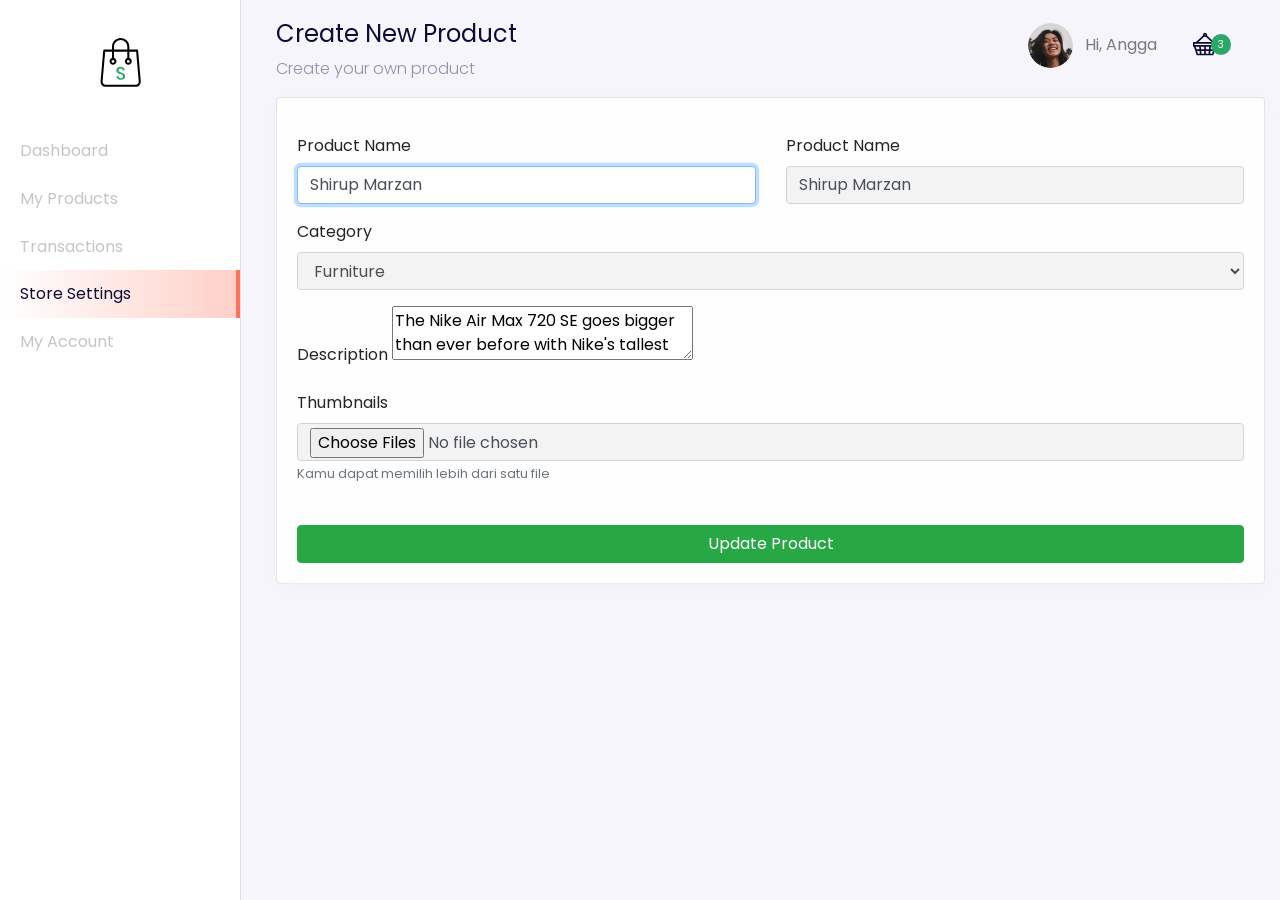
<file: dashboard-products-create.html>
<!DOCTYPE html>
<html lang="en">
  <head>
    <meta charset="utf-8" />
    <meta
      name="viewport"
      content="width=device-width, initial-scale=1, shrink-to-fit=no"
    />
    <meta name="description" content="" />
    <meta name="author" content="" />

    <title>TOKO ONLINE</title>

    <link href="https://unpkg.com/aos@2.3.1/dist/aos.css" rel="stylesheet" />
    <script src="https://cdn.ckeditor.com/4.17.1/standard/ckeditor.js"></script>

    <link href="style/main.css" rel="stylesheet" type="text/css" />
  </head>

  <body>
    <div class="page-dashboard">
      <div class="d-flex" id="wrapper" data-aos="fade-right">
        <div class="border-right" id="sidebar-wrapper">
          <div class="sidebar-heading text-center">
            <img src="images/logo.svg" alt="logo-toko" class="my-4">
          </div>
          <div class="list-group list-group-flush">
            <a href="dashboard.html" class="list-group-item list-group-item-action ">Dashboard</a>
            <a href="dashboard-products.html" class="list-group-item list-group-item-action ">My Products</a>
            <a href="dashboard-transactions.html" class="list-group-item list-group-item-action ">Transactions</a>
            <a href="dashboard-setting.html" class="list-group-item list-group-item-action active">Store Settings</a>
            <a href="dashboard-account.html" class="list-group-item list-group-item-action ">My Account</a>
          </div>
        </div>
        <div id="page-content-wrapper">
          <nav
            class="navbar navbar-expand-lg navbar-light navbar-store fixed-top"
            data-aos="fade-down"
            aria-label="Navbar"
          >
            <div class="container-fluid">
              <button class="btn btn-secondary d-md-none mr-auto mr-2" id="menu-toggle">
                &laquo; Menu
              </button>
              <button
                class="navbar-toggler"
                type="button"
                data-toggle="collapse"
                data-target="#navbarResponsive"
                aria-controls="navbarResponsive"
                aria-expanded="false"
                aria-label="Toggle navigation"
              >
                <span class="navbar-toggler-icon"></span>
              </button>
              <div class="collapse navbar-collapse" id="navbarResponsive">
                <!-- Desktop Menu -->
                <ul class="navbar-nav d-none d-lg-flex ml-auto">
                  <li class="nav-item dropdown">
                    <a
                      class="nav-link"
                      href="#"
                      id="navbarDropdown"
                      role="button"
                      data-toggle="dropdown"
                      aria-haspopup="true"
                      aria-expanded="false"
                    >
                      <img
                        src="images/icon-user.png"
                        alt=""
                        class="rounded-circle mr-2 profile-picture"
                      />
                      Hi, Angga
                    </a>
                    <div class="dropdown-menu" aria-labelledby="navbarDropdown">
                      <a class="dropdown-item" href="dashboard.html">Dashboard</a>
                      <a class="dropdown-item" href="dashboard-account.html"
                        >Settings</a
                      >
                      <div class="dropdown-divider"></div>
                      <a class="dropdown-item" href="/">Logout</a>
                    </div>
                  </li>
                  <li class="nav-item">
                    <a class="nav-link d-inline-block mt-2" href="#">
                      <img src="images/icon-cart-filled.svg" alt="" />
                      <div class="card-badge">3</div>
                    </a>
                  </li>
                </ul>

                <!-- Mobile Menu -->
                <ul class="navbar-nav d-block d-lg-none">
                  <li class="nav-item">
                    <a class="nav-link" href="#">
                      Hi, Angga
                    </a>
                  </li>
                  <li class="nav-item">
                    <a class="nav-link d-inline-block" href="#">
                      Cart
                    </a>
                  </li>
                </ul>
              </div>
            </div>
          </nav>
          <div class="section-content section-dashboard-home" data-aos="fade-up">
            <div class="container-fluid">
              <div class="dashboard-heading">
                <h2 class="dashboard-title">Create New Product</h2>
                  <p class="dashboard-subtitle">Create your own product</p>
              </div>
              <div class="dashboard-content">
                <div class="row">
                  <div class="col-12">
                    <div class="card">
                      <div class="card-body col-12">
                        <div class="row d-flex align-items-baseline">
                          <div class="col-md-6">
                            <form class="mt-3">
                              <div class="form-group">
                                <label>Product Name</label>
                                <input
                                  type="text"
                                  class="form-control"
                                  aria-describedby="nameHelp"
                                  value="Shirup Marzan"
                                  autofocus
                                />
                              </div>
                          </div>
                          <div class="col-md-6">
                            <form class="mt-3">
                              <div class="form-group">
                                <label>Product Name</label>
                                <input
                                  type="text"
                                  class="form-control"
                                  aria-describedby="nameHelp"
                                  value="Shirup Marzan"
                                  autofocus
                                />
                              </div>
                          </div>
                          <div class="col-md-12">
                            <form class="mt-3">
                              <div class="form-group">
                                <label>Category</label>
                                <select
                                  name="category"
                                  id="category"
                                  class="form-control"
                                >
                                  <option value="Furniture">Furniture</option>
                                </select>
                              </div>
                          </div>
                          <div class="col-md-12">
                            <form class="mt-3">
                              <div class="form-group">
                                <label>Description</label>
                                <textarea name="editor">The Nike Air Max 720 SE goes bigger than ever before with Nike's tallest Air unit yet for 
                                  unimaginable, all-day comfort. There's super breathable fabrics on the upper, while 
                                  colours add a modern edge. Bring the past into the future with the Nike Air Max 2090, 
                                  a bold look inspired by the DNA of the iconic Air Max 90. Brand-new Nike Air cushioning </textarea>
                              </div>
                            </form>
                          </div>
                          <div class="col-md-12">
                            <div class="form-group">
                              <label for="thumbnails">Thumbnails</label>
                              <input
                                type="file"
                                multiple
                                class="form-control pt-1"
                                id="thumbnails"
                                aria-describedby="thumbnails"
                                name="thumbnails"
                              />
                              <small class="text-muted">
                                Kamu dapat memilih lebih dari satu file
                              </small>
                            </div>
                          </div>
                        </div>
                        <div class="row mt-4">
                          <div class="col-md-12">
                            <button
                              type="submit"
                              class="btn btn-success px-5 btn-block"
                            >
                              Update Product
                            </button>
                          </div>
                        </div>
                      </div>
                    </div>
                  </div>
                </div>
              </div>
            </div>
          </div>
        </div>

      </div>
    </div>

    <script src="vendor/jquery/jquery.slim.min.js"></script>
    <script src="vendor/bootstrap/js/bootstrap.bundle.min.js"></script>
    <script src="https://unpkg.com/aos@2.3.1/dist/aos.js"></script>
    <script>
      AOS.init();
    </script>
    <script>
      $("#menu-toggle").click(function(e) {
        e.preventDefault();
        $("#wrapper").toggleClass("toggled");
      });
    </script>
    <script>
        CKEDITOR.replace( 'editor' );
    </script>
  </body>
</html>
</file>
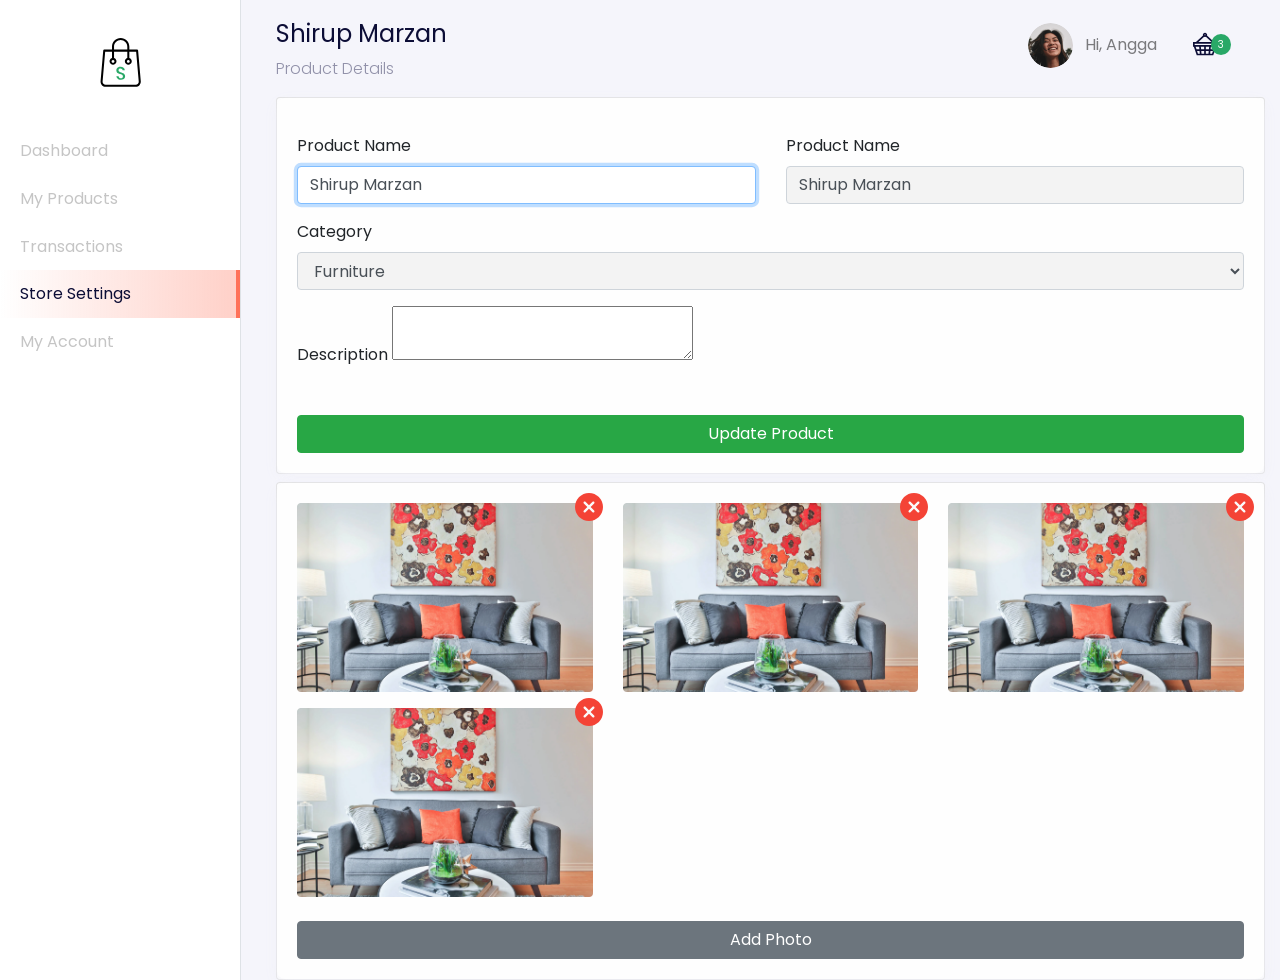
<file: dashboard-products-details.html>
<!DOCTYPE html>
<html lang="en">
  <head>
    <meta charset="utf-8" />
    <meta
      name="viewport"
      content="width=device-width, initial-scale=1, shrink-to-fit=no"
    />
    <meta name="description" content="" />
    <meta name="author" content="" />

    <title>TOKO ONLINE</title>

    <link href="https://unpkg.com/aos@2.3.1/dist/aos.css" rel="stylesheet" />
    <link href="style/main.css" rel="stylesheet" type="text/css" />
    <script src="https://cdn.ckeditor.com/4.17.1/standard/ckeditor.js"></script>
  </head>

  <body>
    <div class="page-dashboard">
      <div class="d-flex" id="wrapper" data-aos="fade-right">
        <div class="border-right" id="sidebar-wrapper">
          <div class="sidebar-heading text-center">
            <img src="images/logo.svg" alt="logo-toko" class="my-4">
          </div>
          <div class="list-group list-group-flush">
            <a href="dashboard.html" class="list-group-item list-group-item-action ">Dashboard</a>
            <a href="dashboard-products.html" class="list-group-item list-group-item-action ">My Products</a>
            <a href="dashboard-transactions.html" class="list-group-item list-group-item-action ">Transactions</a>
            <a href="dashboard-setting.html" class="list-group-item list-group-item-action active">Store Settings</a>
            <a href="dashboard-account.html" class="list-group-item list-group-item-action ">My Account</a>
          </div>
        </div>
        <div id="page-content-wrapper">
          <nav
            class="navbar navbar-expand-lg navbar-light navbar-store fixed-top"
            data-aos="fade-down"
            aria-label="Navbar"
          >
            <div class="container-fluid">
              <button class="btn btn-secondary d-md-none mr-auto mr-2" id="menu-toggle">
                &laquo; Menu
              </button>
              <button
                class="navbar-toggler"
                type="button"
                data-toggle="collapse"
                data-target="#navbarResponsive"
                aria-controls="navbarResponsive"
                aria-expanded="false"
                aria-label="Toggle navigation"
              >
                <span class="navbar-toggler-icon"></span>
              </button>
              <div class="collapse navbar-collapse" id="navbarResponsive">
                <!-- Desktop Menu -->
                <ul class="navbar-nav d-none d-lg-flex ml-auto">
                  <li class="nav-item dropdown">
                    <a
                      class="nav-link"
                      href="#"
                      id="navbarDropdown"
                      role="button"
                      data-toggle="dropdown"
                      aria-haspopup="true"
                      aria-expanded="false"
                    >
                      <img
                        src="images/icon-user.png"
                        alt=""
                        class="rounded-circle mr-2 profile-picture"
                      />
                      Hi, Angga
                    </a>
                    <div class="dropdown-menu" aria-labelledby="navbarDropdown">
                      <a class="dropdown-item" href="dashboard.html">Dashboard</a>
                      <a class="dropdown-item" href="dashboard-account.html"
                        >Settings</a
                      >
                      <div class="dropdown-divider"></div>
                      <a class="dropdown-item" href="/">Logout</a>
                    </div>
                  </li>
                  <li class="nav-item">
                    <a class="nav-link d-inline-block mt-2" href="#">
                      <img src="images/icon-cart-filled.svg" alt="" />
                      <div class="card-badge">3</div>
                    </a>
                  </li>
                </ul>

                <!-- Mobile Menu -->
                <ul class="navbar-nav d-block d-lg-none">
                  <li class="nav-item">
                    <a class="nav-link" href="#">
                      Hi, Angga
                    </a>
                  </li>
                  <li class="nav-item">
                    <a class="nav-link d-inline-block" href="#">
                      Cart
                    </a>
                  </li>
                </ul>
              </div>
            </div>
          </nav>
          <div class="section-content section-dashboard-home" data-aos="fade-up">
            <div class="container-fluid">
              <div class="dashboard-heading">
                <h2 class="dashboard-title">Shirup Marzan</h2>
                  <p class="dashboard-subtitle">Product Details</p>
              </div>
              <div class="dashboard-content">
                <div class="row">
                  <div class="col-12">
                    <div class="card">
                      <div class="card-body col-12">
                        <div class="row d-flex align-items-baseline">
                          <div class="col-md-6">
                            <form class="mt-3">
                              <div class="form-group">
                                <label>Product Name</label>
                                <input
                                  type="text"
                                  class="form-control"
                                  aria-describedby="nameHelp"
                                  value="Shirup Marzan"
                                  autofocus
                                />
                              </div>
                          </div>
                          <div class="col-md-6">
                            <form class="mt-3">
                              <div class="form-group">
                                <label>Product Name</label>
                                <input
                                  type="text"
                                  class="form-control"
                                  aria-describedby="nameHelp"
                                  value="Shirup Marzan"
                                  autofocus
                                />
                              </div>
                          </div>
                          <div class="col-md-12">
                            <form class="mt-3">
                              <div class="form-group">
                                <label>Category</label>
                                <select
                                  name="category"
                                  id="category"
                                  class="form-control"
                                >
                                  <option value="Furniture">Furniture</option>
                                </select>
                              </div>
                          </div>
                          <div class="col-md-12">
                            <form class="mt-3">
                              <div class="form-group">
                                <label>Description</label>
                                <textarea name="editor"></textarea>
                              </div>
                            </form>
                          </div>
                        </div>
                        <div class="row mt-4">
                          <div class="col-md-12">
                            <button
                              type="submit"
                              class="btn btn-success px-5 btn-block"
                            >
                              Update Product
                            </button>
                          </div>
                        </div>
                      </div>
                    </div>
                  </div>
                  <div class="col-12 mt-2">
                    <div class="card">
                      <div class="card-body">
                        <div class="row">
                          <div class="col-md-4 mb-3">
                            <div class="gallery-container">
                              <img src="images/product-details-1.jpg" class="w-100" alt="">
                              <a class="delete-gallery" href=""><img src="images/icon-delete.svg" alt=""></a>
                            </div>
                          </div>
                          <div class="col-md-4 mb-3">
                            <div class="gallery-container">
                              <img src="images/product-details-1.jpg" class="w-100" alt="">
                              <a class="delete-gallery" href=""><img src="images/icon-delete.svg" alt=""></a>
                            </div>
                          </div>
                          <div class="col-md-4 mb-3">
                            <div class="gallery-container">
                              <img src="images/product-details-1.jpg" class="w-100" alt="">
                              <a class="delete-gallery" href=""><img src="images/icon-delete.svg" alt=""></a>
                            </div>
                          </div>
                          <div class="col-md-4 mb-3">
                            <div class="gallery-container">
                              <img src="images/product-details-1.jpg" class="w-100" alt="">
                              <a class="delete-gallery" href=""><img src="images/icon-delete.svg" alt=""></a>
                            </div>
                          </div>
                        </div>
                        <div class="row mt-2">
                          <div class="col-md-12">
                            <input type="file" name="file" id="file" class="d-none" multiple>
                            <button
                              onclick="thisFileUploaded()"
                              class="btn btn-secondary px-5 btn-block"
                            >
                              Add Photo
                            </button>
                          </div>
                        </div>
                      </div>
                    </div>
                  </div>
                </div>
              </div>
            </div>
          </div>
        </div>

      </div>
    </div>

    <script src="vendor/jquery/jquery.slim.min.js"></script>
    <script src="vendor/bootstrap/js/bootstrap.bundle.min.js"></script>
    <script src="https://unpkg.com/aos@2.3.1/dist/aos.js"></script>
    <script>
      AOS.init();
    </script>
    <script>
      $("#menu-toggle").click(function(e) {
        e.preventDefault();
        $("#wrapper").toggleClass("toggled");
      });
      CKEDITOR.replace( 'editor' );
      
      function thisFileUploaded() {
        document.getElementById("file").click();
      }
    </script>
  </body>
</html>
</file>
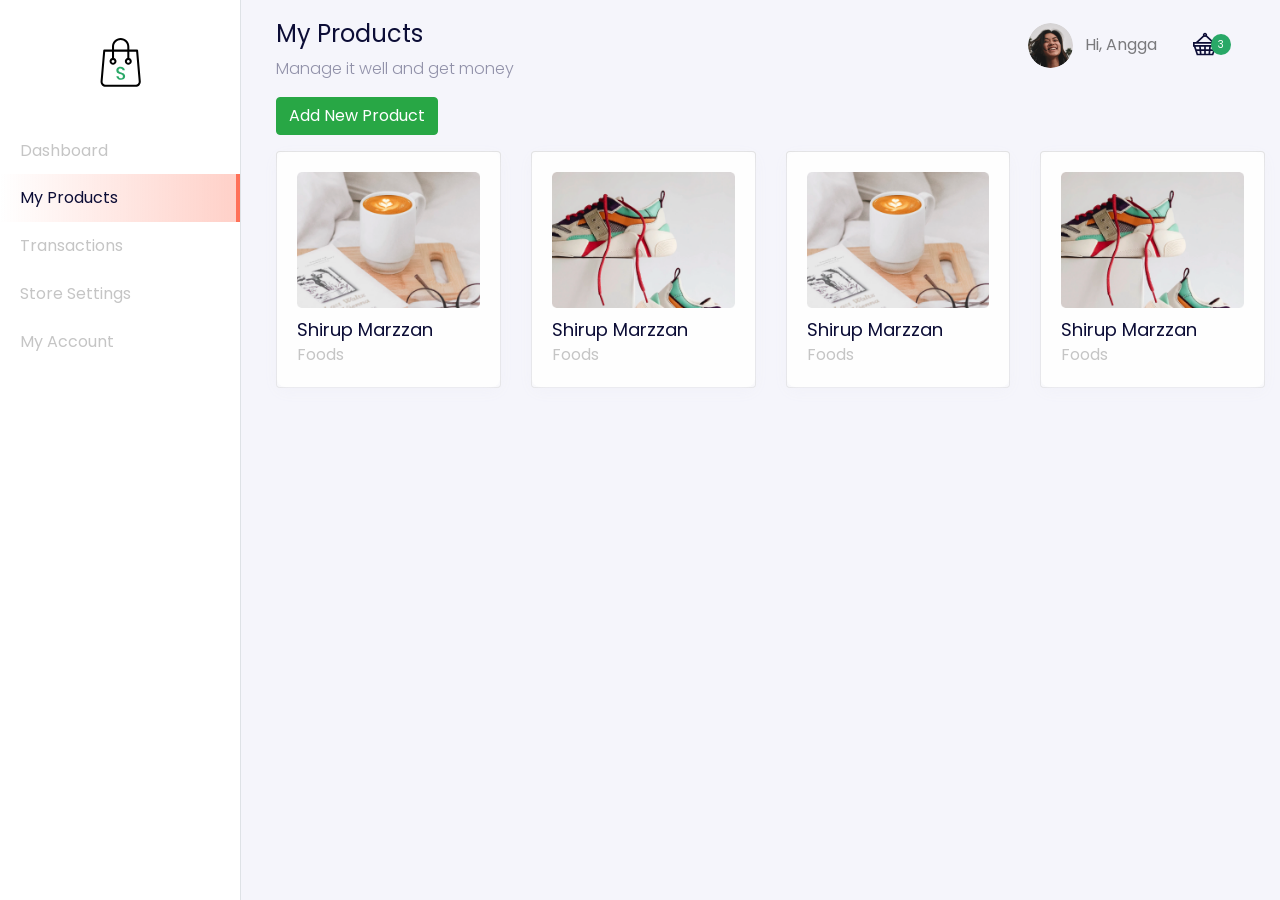
<file: dashboard-products.html>
<!DOCTYPE html>
<html lang="en">
  <head>
    <meta charset="utf-8" />
    <meta
      name="viewport"
      content="width=device-width, initial-scale=1, shrink-to-fit=no"
    />
    <meta name="description" content="" />
    <meta name="author" content="" />

    <title>TOKO ONLINE</title>

    <link href="https://unpkg.com/aos@2.3.1/dist/aos.css" rel="stylesheet" />
    <link href="style/main.css" rel="stylesheet" type="text/css" />
  </head>

  <body>
    <div class="page-dashboard">
      <div class="d-flex" id="wrapper" data-aos="fade-right">
        <div class="border-right" id="sidebar-wrapper">
          <div class="sidebar-heading text-center">
            <img src="images/logo.svg" alt="logo-toko" class="my-4">
          </div>
          <div class="list-group list-group-flush">
            <a href="dashboard.html" class="list-group-item list-group-item-action">Dashboard</a>
            <a href="dashboard-product.html" class="list-group-item list-group-item-action active">My Products</a>
            <a href="dashboard-transactions.html" class="list-group-item list-group-item-action ">Transactions</a>
            <a href="dashboard-setting.html" class="list-group-item list-group-item-action ">Store Settings</a>
            <a href="dashboard-account.html" class="list-group-item list-group-item-action ">My Account</a>
          </div>
        </div>
        <div id="page-content-wrapper">
          <nav
            class="navbar navbar-expand-lg navbar-light navbar-store fixed-top"
            data-aos="fade-down"
            aria-label="Navbar"
          >
            <div class="container-fluid">
              <button class="btn btn-secondary d-md-none mr-auto mr-2" id="menu-toggle">
                &laquo; Menu
              </button>
              <button
                class="navbar-toggler"
                type="button"
                data-toggle="collapse"
                data-target="#navbarResponsive"
                aria-controls="navbarResponsive"
                aria-expanded="false"
                aria-label="Toggle navigation"
              >
                <span class="navbar-toggler-icon"></span>
              </button>
              <div class="collapse navbar-collapse" id="navbarResponsive">
                <!-- Desktop Menu -->
                <ul class="navbar-nav d-none d-lg-flex ml-auto">
                  <li class="nav-item dropdown">
                    <a
                      class="nav-link"
                      href="#"
                      id="navbarDropdown"
                      role="button"
                      data-toggle="dropdown"
                      aria-haspopup="true"
                      aria-expanded="false"
                    >
                      <img
                        src="images/icon-user.png"
                        alt=""
                        class="rounded-circle mr-2 profile-picture"
                      />
                      Hi, Angga
                    </a>
                    <div class="dropdown-menu" aria-labelledby="navbarDropdown">
                      <a class="dropdown-item" href="dashboard.html">Dashboard</a>
                      <a class="dropdown-item" href="dashboard-account.html"
                        >Settings</a
                      >
                      <div class="dropdown-divider"></div>
                      <a class="dropdown-item" href="/">Logout</a>
                    </div>
                  </li>
                  <li class="nav-item">
                    <a class="nav-link d-inline-block mt-2" href="#">
                      <img src="images/icon-cart-filled.svg" alt="" />
                      <div class="card-badge">3</div>
                    </a>
                  </li>
                </ul>

                <!-- Mobile Menu -->
                <ul class="navbar-nav d-block d-lg-none">
                  <li class="nav-item">
                    <a class="nav-link" href="#">
                      Hi, Angga
                    </a>
                  </li>
                  <li class="nav-item">
                    <a class="nav-link d-inline-block" href="#">
                      Cart
                    </a>
                  </li>
                </ul>
              </div>
            </div>
          </nav>
          <div class="section-content section-dashboard-home" data-aos="fade-up">
            <div class="container-fluid">
              <div class="dashboard-heading">
                <h2 class="dashboard-title">My Products</h2>
                  <p class="dashboard-subtitle">Manage it well and get money</p>
                  <a href="#" class="btn btn-success mb-3">
                    Add New Product
                  </a>
              </div>
              <div class="dashboard-content">
                <div class="row">
                  <div class="col-12 col-sm-6 col-md-4 col-lg-3 mb-2">
                    <a
                      class="card card-dashboard-product d-block"
                      href="dashboard-transactions-details.html"
                      >
                      <div class="card-body">
                            <img class="w-100 mb-2" src="images/product-card-1.png" alt="">
                            <div class="product-title">Shirup Marzzan</div>
                            <div class="product-category">Foods</div>
                      </div>
                    </a>
                  </div>
                  <div class="col-12 col-sm-6 col-md-4 col-lg-3 mb-2">
                    <a
                      class="card card-dashboard-product d-block"
                      href="dashboard-transactions-details.html"
                      >
                      <div class="card-body">
                            <img class="w-100 mb-2" src="images/product-card-2.png" alt="">
                            <div class="product-title">Shirup Marzzan</div>
                            <div class="product-category">Foods</div>
                      </div>
                    </a>
                  </div>
                  <div class="col-12 col-sm-6 col-md-4 col-lg-3 mb-2">
                    <a
                      class="card card-dashboard-product d-block"
                      href="dashboard-transactions-details.html"
                      >
                      <div class="card-body">
                            <img class="w-100 mb-2" src="images/product-card-3.png" alt="">
                            <div class="product-title">Shirup Marzzan</div>
                            <div class="product-category">Foods</div>
                      </div>
                    </a>
                  </div>
                  <div class="col-12 col-sm-6 col-md-4 col-lg-3 mb-2">
                    <a
                      class="card card-dashboard-product d-block" 
                      href="dashboard-transactions-details.html"
                      >
                      <div class="card-body">
                            <img class="w-100 mb-2" src="images/product-card-4.png" alt="">
                            <div class="product-title">Shirup Marzzan</div>
                            <div class="product-category">Foods</div>
                      </div>
                    </a>
                  </div>
                </div>
              </div>
            </div>
          </div>
        </div>

      </div>
    </div>

    <script src="vendor/jquery/jquery.slim.min.js"></script>
    <script src="vendor/bootstrap/js/bootstrap.bundle.min.js"></script>
    <script src="https://unpkg.com/aos@2.3.1/dist/aos.js"></script>
    <script>
      AOS.init();
    </script>
    <script>
      $("#menu-toggle").click(function(e) {
        e.preventDefault();
        $("#wrapper").toggleClass("toggled");
      });
    </script>
  </body>
</html>
</file>
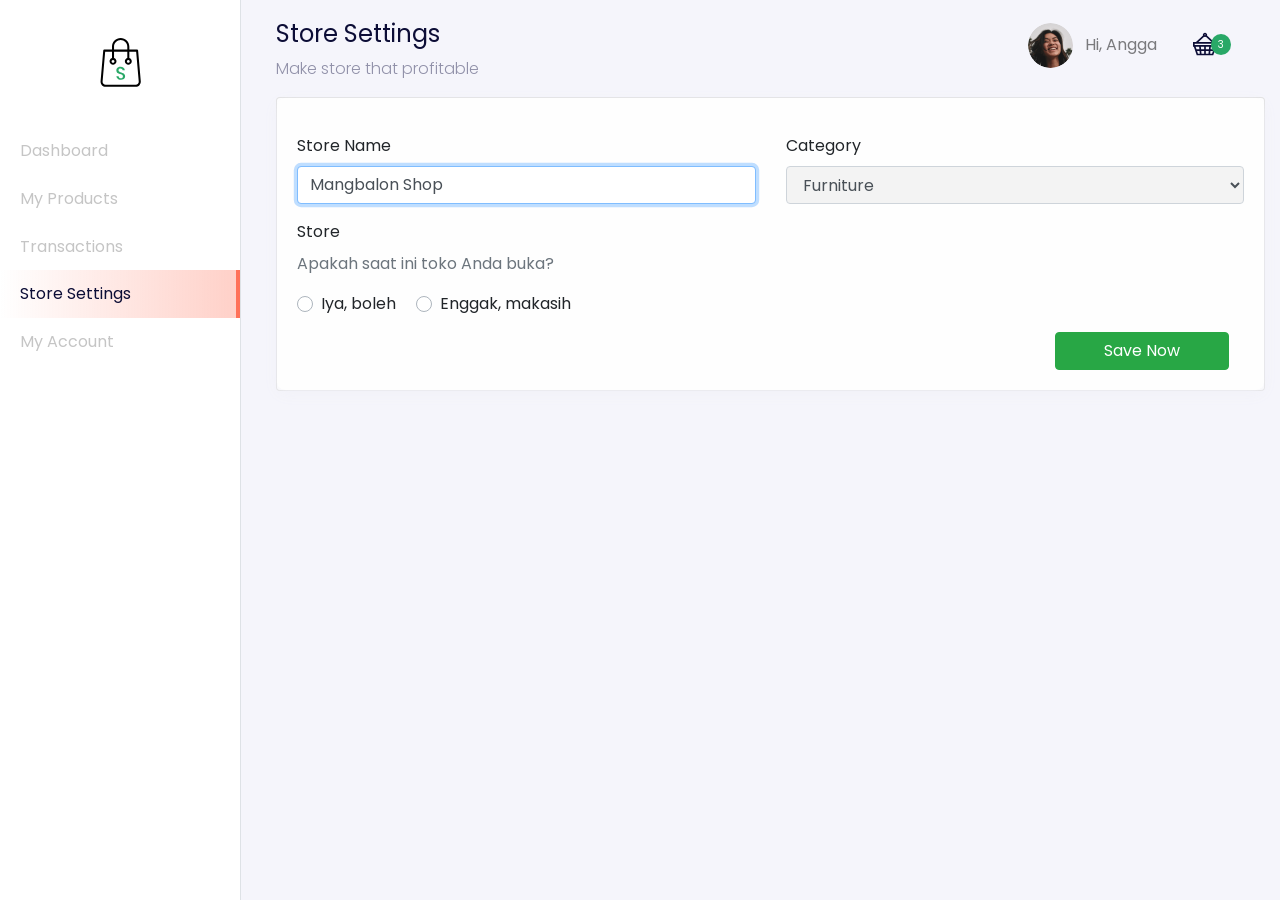
<file: dashboard-setting.html>
<!DOCTYPE html>
<html lang="en">
  <head>
    <meta charset="utf-8" />
    <meta
      name="viewport"
      content="width=device-width, initial-scale=1, shrink-to-fit=no"
    />
    <meta name="description" content="" />
    <meta name="author" content="" />

    <title>TOKO ONLINE</title>

    <link href="https://unpkg.com/aos@2.3.1/dist/aos.css" rel="stylesheet" />
    <link href="style/main.css" rel="stylesheet" type="text/css" />
  </head>

  <body>
    <div class="page-dashboard">
      <div class="d-flex" id="wrapper" data-aos="fade-right">
        <div class="border-right" id="sidebar-wrapper">
          <div class="sidebar-heading text-center">
            <img src="images/logo.svg" alt="logo-toko" class="my-4">
          </div>
          <div class="list-group list-group-flush">
            <a href="dashboard.html" class="list-group-item list-group-item-action ">Dashboard</a>
            <a href="dashboard-products.html" class="list-group-item list-group-item-action ">My Products</a>
            <a href="dashboard-transactions.html" class="list-group-item list-group-item-action ">Transactions</a>
            <a href="dashboard-setting.html" class="list-group-item list-group-item-action active">Store Settings</a>
            <a href="dashboard-account.html" class="list-group-item list-group-item-action ">My Account</a>
          </div>
        </div>
        <div id="page-content-wrapper">
          <nav
            class="navbar navbar-expand-lg navbar-light navbar-store fixed-top"
            data-aos="fade-down"
            aria-label="Navbar"
          >
            <div class="container-fluid">
              <button class="btn btn-secondary d-md-none mr-auto mr-2" id="menu-toggle">
                &laquo; Menu
              </button>
              <button
                class="navbar-toggler"
                type="button"
                data-toggle="collapse"
                data-target="#navbarResponsive"
                aria-controls="navbarResponsive"
                aria-expanded="false"
                aria-label="Toggle navigation"
              >
                <span class="navbar-toggler-icon"></span>
              </button>
              <div class="collapse navbar-collapse" id="navbarResponsive">
                <!-- Desktop Menu -->
                <ul class="navbar-nav d-none d-lg-flex ml-auto">
                  <li class="nav-item dropdown">
                    <a
                      class="nav-link"
                      href="#"
                      id="navbarDropdown"
                      role="button"
                      data-toggle="dropdown"
                      aria-haspopup="true"
                      aria-expanded="false"
                    >
                      <img
                        src="images/icon-user.png"
                        alt=""
                        class="rounded-circle mr-2 profile-picture"
                      />
                      Hi, Angga
                    </a>
                    <div class="dropdown-menu" aria-labelledby="navbarDropdown">
                      <a class="dropdown-item" href="dashboard.html">Dashboard</a>
                      <a class="dropdown-item" href="dashboard-account.html"
                        >Settings</a
                      >
                      <div class="dropdown-divider"></div>
                      <a class="dropdown-item" href="/">Logout</a>
                    </div>
                  </li>
                  <li class="nav-item">
                    <a class="nav-link d-inline-block mt-2" href="#">
                      <img src="images/icon-cart-filled.svg" alt="" />
                      <div class="card-badge">3</div>
                    </a>
                  </li>
                </ul>

                <!-- Mobile Menu -->
                <ul class="navbar-nav d-block d-lg-none">
                  <li class="nav-item">
                    <a class="nav-link" href="#">
                      Hi, Angga
                    </a>
                  </li>
                  <li class="nav-item">
                    <a class="nav-link d-inline-block" href="#">
                      Cart
                    </a>
                  </li>
                </ul>
              </div>
            </div>
          </nav>
          <div class="section-content section-dashboard-home" data-aos="fade-up">
            <div class="container-fluid">
              <div class="dashboard-heading">
                <h2 class="dashboard-title">Store Settings</h2>
                  <p class="dashboard-subtitle">Make store that profitable</p>
              </div>
              <div class="dashboard-content">
                <div class="row">
                  <div class="col-12">
                    <div class="card">
                      <div class="card-body col-12">
                        <div class="row d-flex align-items-baseline">
                          <div class="col-md-6">
                            <form class="mt-3">
                              <div class="form-group">
                                <label>Store Name</label>
                                <input
                                  type="text"
                                  class="form-control"
                                  aria-describedby="nameHelp"
                                  value="Mangbalon Shop"
                                  autofocus
                                />
                              </div>
                          </div>
                          <div class="col-md-6">
                            <form class="mt-3">
                              <div class="form-group">
                                <label>Category</label>
                                <select
                                  name="category"
                                  id="category"
                                  class="form-control"
                                >
                                  <option value="Furniture">Furniture</option>
                                </select>
                              </div>
                          </div>
                          <div class="col-md-6">
                            <div class="form-group">
                              <label>Store</label>
                              <p class="text-muted">
                                Apakah saat ini toko Anda buka? 
                              </p>
                              <div
                                class="custom-control custom-radio custom-control-inline"
                              >
                                <input
                                  class="custom-control-input"
                                  type="radio"
                                  name="is_store_open"
                                  id="openStoreTrue"
                                  v-model="is_store_open"
                                  :value="true"
                                />
                                <label class="custom-control-label" for="openStoreTrue"
                                  >Iya, boleh</label
                                >
                              </div>
                              <div
                                class="custom-control custom-radio custom-control-inline"
                              >
                                <input
                                  class="custom-control-input"
                                  type="radio"
                                  name="is_store_open"
                                  id="openStoreFalse"
                                  v-model="is_store_open"
                                  :value="false"
                                />
                                <label
                                  makasih
                                  class="custom-control-label"
                                  for="openStoreFalse"
                                  >Enggak, makasih</label
                                >
                              </div>
                            </div>
                          </div>
                          <div class="col-md-12">
                            <div class="col text-right">
                              <button
                                type="submit"
                                class="btn btn-success px-5"
                              >
                                Save Now
                              </button>
                            </div>
                          </div>
                        </div>
                        
                      </div>
                    </div>
                  </div>
                </div>
              </div>
            </div>
          </div>
        </div>

      </div>
    </div>

    <script src="vendor/jquery/jquery.slim.min.js"></script>
    <script src="vendor/bootstrap/js/bootstrap.bundle.min.js"></script>
    <script src="https://unpkg.com/aos@2.3.1/dist/aos.js"></script>
    <script>
      AOS.init();
    </script>
    <script>
      $("#menu-toggle").click(function(e) {
        e.preventDefault();
        $("#wrapper").toggleClass("toggled");
      });
    </script>
  </body>
</html>
</file>
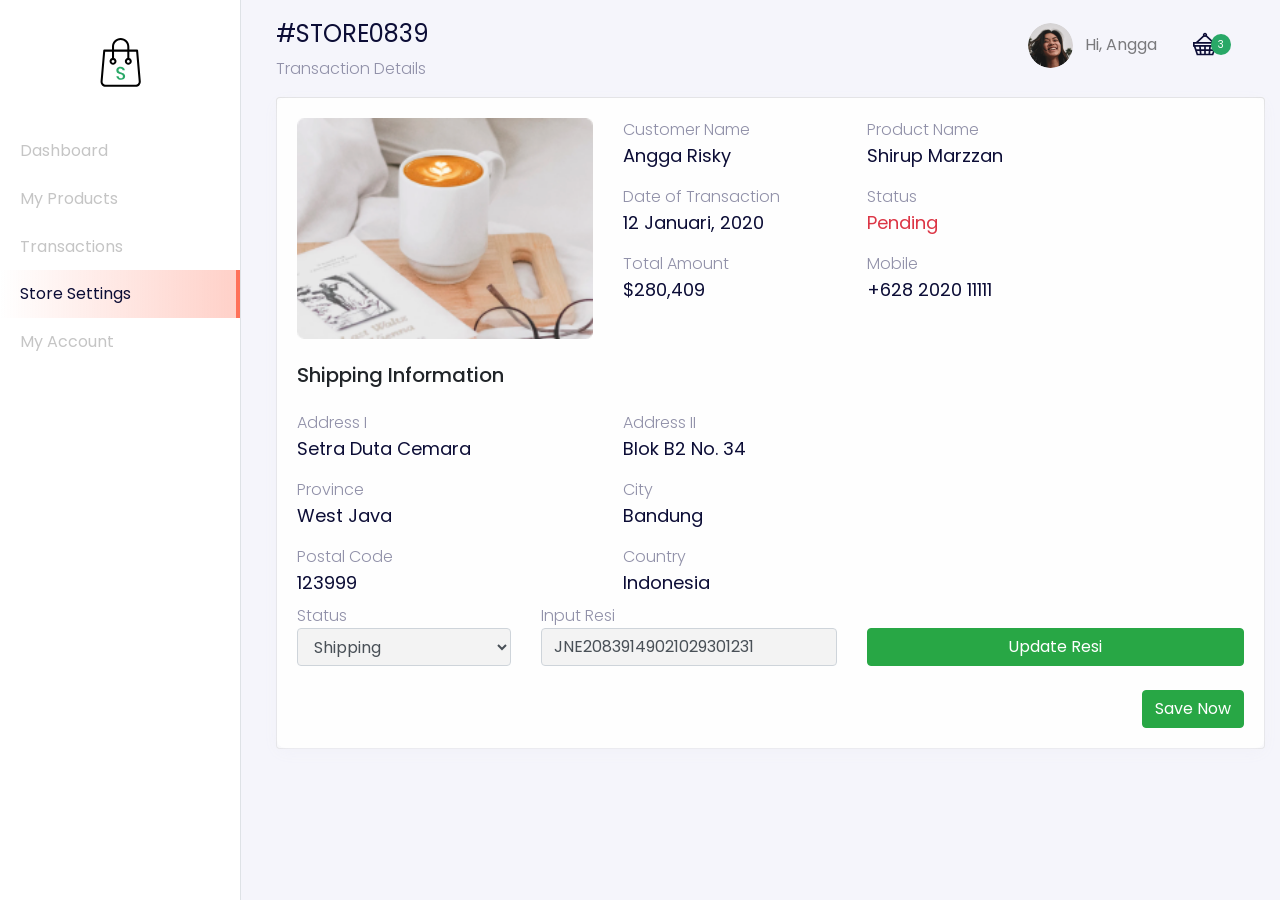
<file: dashboard-transactions-details.html>
<!DOCTYPE html>
<html lang="en">
  <head>
    <meta charset="utf-8" />
    <meta
      name="viewport"
      content="width=device-width, initial-scale=1, shrink-to-fit=no"
    />
    <meta name="description" content="" />
    <meta name="author" content="" />

    <title>TOKO ONLINE</title>

    <link href="https://unpkg.com/aos@2.3.1/dist/aos.css" rel="stylesheet" />
    <link href="style/main.css" rel="stylesheet" type="text/css" />
  </head>

  <body>
    <div class="page-dashboard">
      <div class="d-flex" id="wrapper" data-aos="fade-right">
        <div class="border-right" id="sidebar-wrapper">
          <div class="sidebar-heading text-center">
            <img src="images/logo.svg" alt="logo-toko" class="my-4">
          </div>
          <div class="list-group list-group-flush">
            <a href="dashboard.html" class="list-group-item list-group-item-action ">Dashboard</a>
            <a href="dashboard-products.html" class="list-group-item list-group-item-action ">My Products</a>
            <a href="dashboard-transactions.html" class="list-group-item list-group-item-action ">Transactions</a>
            <a href="dashboard-setting.html" class="list-group-item list-group-item-action active">Store Settings</a>
            <a href="dashboard-account.html" class="list-group-item list-group-item-action ">My Account</a>
          </div>
        </div>
        <div id="page-content-wrapper">
          <nav
            class="navbar navbar-expand-lg navbar-light navbar-store fixed-top"
            data-aos="fade-down"
            aria-label="Navbar"
          >
            <div class="container-fluid">
              <button class="btn btn-secondary d-md-none mr-auto mr-2" id="menu-toggle">
                &laquo; Menu
              </button>
              <button
                class="navbar-toggler"
                type="button"
                data-toggle="collapse"
                data-target="#navbarResponsive"
                aria-controls="navbarResponsive"
                aria-expanded="false"
                aria-label="Toggle navigation"
              >
                <span class="navbar-toggler-icon"></span>
              </button>
              <div class="collapse navbar-collapse" id="navbarResponsive">
                <!-- Desktop Menu -->
                <ul class="navbar-nav d-none d-lg-flex ml-auto">
                  <li class="nav-item dropdown">
                    <a
                      class="nav-link"
                      href="#"
                      id="navbarDropdown"
                      role="button"
                      data-toggle="dropdown"
                      aria-haspopup="true"
                      aria-expanded="false"
                    >
                      <img
                        src="images/icon-user.png"
                        alt=""
                        class="rounded-circle mr-2 profile-picture"
                      />
                      Hi, Angga
                    </a>
                    <div class="dropdown-menu" aria-labelledby="navbarDropdown">
                      <a class="dropdown-item" href="dashboard.html">Dashboard</a>
                      <a class="dropdown-item" href="dashboard-account.html"
                        >Settings</a
                      >
                      <div class="dropdown-divider"></div>
                      <a class="dropdown-item" href="/">Logout</a>
                    </div>
                  </li>
                  <li class="nav-item">
                    <a class="nav-link d-inline-block mt-2" href="#">
                      <img src="images/icon-cart-filled.svg" alt="" />
                      <div class="card-badge">3</div>
                    </a>
                  </li>
                </ul>

                <!-- Mobile Menu -->
                <ul class="navbar-nav d-block d-lg-none">
                  <li class="nav-item">
                    <a class="nav-link" href="#">
                      Hi, Angga
                    </a>
                  </li>
                  <li class="nav-item">
                    <a class="nav-link d-inline-block" href="#">
                      Cart
                    </a>
                  </li>
                </ul>
              </div>
            </div>
          </nav>
          <div class="section-content section-dashboard-home" data-aos="fade-up">
            <div class="container-fluid">
              <div class="dashboard-heading">
                <h2 class="dashboard-title">#STORE0839</h2>
                  <p class="dashboard-subtitle">Transaction Details</p>
              </div>
              <div class="dashboard-content" id="transactionDetails">
                <div class="row">
                  <div class="col-12">
                    <div class="card">
                      <div class="card-body">
                        <div class="row">
                          <div class="col-12 col-md-4">
                            <img class="w-100 mb-3" src="images/product-card-1.png" alt="">
                          </div>
                          <div class="col-12 col-md-6">
                            <div class="row">
                              <div class="col-md-6 mb-3">
                                <div class="dashboard-subtitle">Customer Name</div>
                                <div class="product-title">Angga Risky</div>
                              </div>
                              <div class="col-md-6 mb-3">
                                <div class="dashboard-subtitle">Product Name</div>
                                <div class="product-title">Shirup Marzzan</div>
                              </div>
                            </div>
                            <div class="row">
                              <div class="col-md-6 mb-3">
                                <div class="dashboard-subtitle">Date of Transaction</div>
                                <div class="product-title">12 Januari, 2020</div>
                              </div>
                              <div class="col-md-6 mb-3">
                                <div class="dashboard-subtitle">Status</div>
                                <div class="product-title text-danger">Pending</div>
                              </div>
                            </div>
                            <div class="row">
                              <div class="col-md-6 mb-3">
                                <div class="dashboard-subtitle">Total Amount</div>
                                <div class="product-title">$280,409</div>
                              </div>
                              <div class="col-md-6 mb-3">
                                <div class="dashboard-subtitle">Mobile</div>
                                <div class="product-title">+628 2020 11111</div>
                              </div>
                            </div>
                          </div>
                        </div>
                        <div class="row">
                          <div class="col-12">
                            <h5 class="mb-3 mt-2">Shipping Information</h5>
                          </div>
                          <div class="col-12 col-md-4 mb-2 mt-2">
                            <div class="dashboard-subtitle">Address I</div>
                            <div class="product-title">Setra Duta Cemara</div>
                          </div>
                          <div class="col-12 col-md-8 mb-2 mt-2">
                            <div class="dashboard-subtitle">Address II</div>
                                <div class="product-title">Blok B2 No. 34</div>
                          </div>
                          <div class="col-12 col-md-4 mb-2 mt-2">
                            <div class="dashboard-subtitle">Province</div>
                            <div class="product-title">West Java</div>
                          </div>
                          <div class="col-12 col-md-8 mb-2 mt-2">
                            <div class="dashboard-subtitle">City</div>
                                <div class="product-title">Bandung</div>
                          </div>
                          <div class="col-12 col-md-4 mb-2 mt-2">
                            <div class="dashboard-subtitle">Postal Code</div>
                            <div class="product-title">123999</div>
                          </div>
                          <div class="col-12 col-md-8 mb-2 mt-2">
                            <div class="dashboard-subtitle">Country</div>
                            <div class="product-title">Indonesia</div>
                          </div>
                          <div class="col-md-3">
                            <div class="dashboard-subtitle">Status</div>
                            <select name="status" id="status" class="form-control" v-model="status">
                              <option value="UNPAID">Unpaid</option>
                              <option value="PENDING">Pending</option>
                              <option value="SHIPPING">Shipping</option>
                              <option value="SUCCESS">Success</option>
                            </select>
                          </div>
                          <template v-if="status == 'SHIPPING'">
                            <div class="col-md-4">
                              <div class="dashboard-subtitle">Input Resi</div>
                              <input type="text" name="resi" v-model="resi" class="form-control">
                            </div>
                            <div class="col-md-5">
                              <button type="submit" class="btn btn-success btn-block mt-4">Update Resi</button>
                            </div>
                          </template>
                        </div>
                        <div class="row">
                          <div class="col-12 text-right">
                            <button
                                        type="submit"
                                        class="btn btn-success mt-4"
                                      >
                                        Save Now
                                      </button>
                          </div>
                        </div>
                      </div>
                    </div>
                  </div>
                </div>
              </div>
            </div>
          </div>
        </div>

      </div>
    </div>

    <script src="vendor/jquery/jquery.slim.min.js"></script>
    <script src="vendor/bootstrap/js/bootstrap.bundle.min.js"></script>
    <script src="https://unpkg.com/aos@2.3.1/dist/aos.js"></script>
    <script src="vendor/vue/vue.js"></script>
    <script>
      AOS.init();
    </script>
    <script>
      $("#menu-toggle").click(function(e) {
        e.preventDefault();
        $("#wrapper").toggleClass("toggled");
      });

      var transactionDetails = new Vue({
        el: '#transactionDetails',
        data: {
          status : "SHIPPING",
          resi: "JNE20839149021029301231",
        }
      });

    </script>
  </body>
</html>
</file>
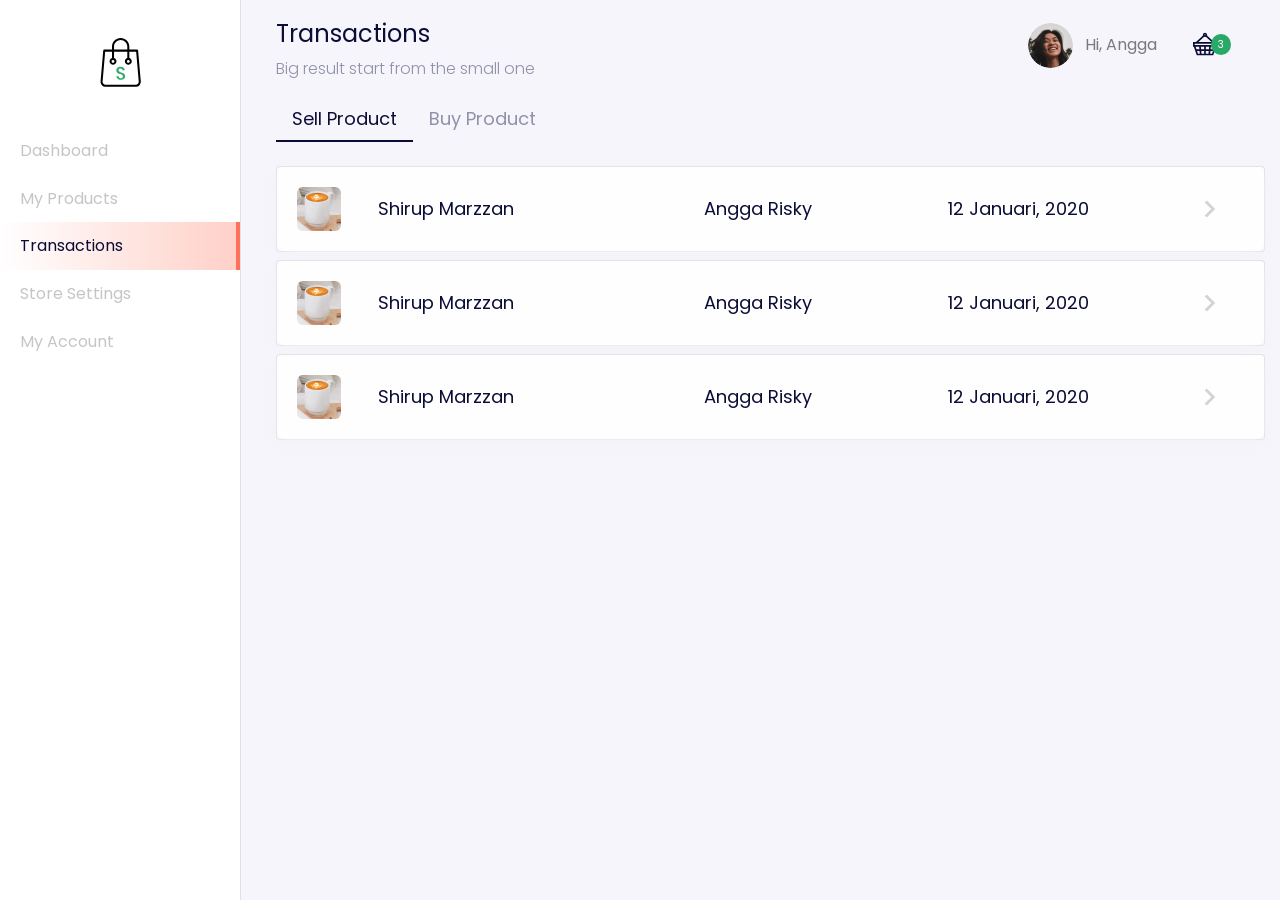
<file: dashboard-transactions.html>
<!DOCTYPE html>
<html lang="en">
  <head>
    <meta charset="utf-8" />
    <meta
      name="viewport"
      content="width=device-width, initial-scale=1, shrink-to-fit=no"
    />
    <meta name="description" content="" />
    <meta name="author" content="" />

    <title>TOKO ONLINE</title>

    <link href="https://unpkg.com/aos@2.3.1/dist/aos.css" rel="stylesheet" />
    <link href="style/main.css" rel="stylesheet" type="text/css" />
  </head>

  <body>
    <div class="page-dashboard">
      <div class="d-flex" id="wrapper" data-aos="fade-right">
        <div class="border-right" id="sidebar-wrapper">
          <div class="sidebar-heading text-center">
            <img src="images/logo.svg" alt="logo-toko" class="my-4">
          </div>
          <div class="list-group list-group-flush">
            <a href="dashboard.html" class="list-group-item list-group-item-action ">Dashboard</a>
            <a href="dashboard-products.html" class="list-group-item list-group-item-action ">My Products</a>
            <a href="dashboard-transactions.html" class="list-group-item list-group-item-action active">Transactions</a>
            <a href="dashboard-setting.html" class="list-group-item list-group-item-action ">Store Settings</a>
            <a href="dashboard-account.html" class="list-group-item list-group-item-action ">My Account</a>
          </div>
        </div>
        <div id="page-content-wrapper">
          <nav
            class="navbar navbar-expand-lg navbar-light navbar-store fixed-top"
            data-aos="fade-down"
            aria-label="Navbar"
          >
            <div class="container-fluid">
              <button class="btn btn-secondary d-md-none mr-auto mr-2" id="menu-toggle">
                &laquo; Menu
              </button>
              <button
                class="navbar-toggler"
                type="button"
                data-toggle="collapse"
                data-target="#navbarResponsive"
                aria-controls="navbarResponsive"
                aria-expanded="false"
                aria-label="Toggle navigation"
              >
                <span class="navbar-toggler-icon"></span>
              </button>
              <div class="collapse navbar-collapse" id="navbarResponsive">
                <!-- Desktop Menu -->
                <ul class="navbar-nav d-none d-lg-flex ml-auto">
                  <li class="nav-item dropdown">
                    <a
                      class="nav-link"
                      href="#"
                      id="navbarDropdown"
                      role="button"
                      data-toggle="dropdown"
                      aria-haspopup="true"
                      aria-expanded="false"
                    >
                      <img
                        src="images/icon-user.png"
                        alt=""
                        class="rounded-circle mr-2 profile-picture"
                      />
                      Hi, Angga
                    </a>
                    <div class="dropdown-menu" aria-labelledby="navbarDropdown">
                      <a class="dropdown-item" href="dashboard.html">Dashboard</a>
                      <a class="dropdown-item" href="dashboard-account.html"
                        >Settings</a
                      >
                      <div class="dropdown-divider"></div>
                      <a class="dropdown-item" href="/">Logout</a>
                    </div>
                  </li>
                  <li class="nav-item">
                    <a class="nav-link d-inline-block mt-2" href="#">
                      <img src="images/icon-cart-filled.svg" alt="" />
                      <div class="card-badge">3</div>
                    </a>
                  </li>
                </ul>

                <!-- Mobile Menu -->
                <ul class="navbar-nav d-block d-lg-none">
                  <li class="nav-item">
                    <a class="nav-link" href="#">
                      Hi, Angga
                    </a>
                  </li>
                  <li class="nav-item">
                    <a class="nav-link d-inline-block" href="#">
                      Cart
                    </a>
                  </li>
                </ul>
              </div>
            </div>
          </nav>
          <div class="section-content section-dashboard-home" data-aos="fade-up">
            <div class="container-fluid">
              <div class="dashboard-heading">
                <h2 class="dashboard-title">Transactions</h2>
                  <p class="dashboard-subtitle">Big result start from the small one</p>
              </div>
              <ul class="nav nav-pills mb-3" id="pills-tab" role="tablist">
                <li class="nav-item">
                  <a class="nav-link active" id="pills-sells-tab" data-toggle="pill" href="#pills-sells" role="tab" aria-controls="pills-sells" aria-selected="true">Sell Product</a>
                </li>
                <li class="nav-item">
                  <a class="nav-link" id="pills-buys-tab" data-toggle="pill" href="#pills-buys" role="tab" aria-controls="pills-buys" aria-selected="false">Buy Product</a>
                </li>
              </ul>
              <div class="tab-content" id="pills-tabContent">
                <div class="dashboard-content tab-pane fade show active" id="pills-sells">
                  <div class="row mt-3">
                    <div class="col-12 mt-2">
                      <a
                        class="card card-list d-block mb-2"
                        href="/dashboard-transactions-details.html"
                      >
                      <div class="card-body">
                        <div class="row d-flex align-items-center">
                          <div class="col-md-1">
                            <img src="/images/dashboard-icon-product-1.png" alt="">
                          </div>
                          <div class="col-md-4">
                            Shirup Marzzan
                          </div>
                          <div class="col-md-3">
                            Angga Risky
                          </div>
                          <div class="col-md-3">
                            12 Januari, 2020
                          </div>
                          <div class="col-md-1 d-none d-md-block">
                            <img
                                src="/images/dashboard-arrow-right.svg"
                                alt=""
                              />
                          </div>
                        </div>
                      </div>
                      </a>
                      <a
                        class="card card-list d-block mb-2"
                        href="/dashboard-transactions-details.html"
                      >
                      <div class="card-body">
                        <div class="row d-md-flex align-items-center">
                          <div class="col-md-1">
                            <img src="/images/dashboard-icon-product-1.png" alt="">
                          </div>
                          <div class="col-md-4">
                            Shirup Marzzan
                          </div>
                          <div class="col-md-3">
                            Angga Risky
                          </div>
                          <div class="col-md-3">
                            12 Januari, 2020
                          </div>
                          <div class="col-md-1 d-none d-md-block">
                            <img
                                src="/images/dashboard-arrow-right.svg"
                                alt=""
                              />
                          </div>
                        </div>
                      </div>
                      </a>
                      <a
                        class="card card-list d-block mb-2"
                        href="/dashboard-transactions-details.html"
                      >
                      <div class="card-body">
                        <div class="row d-md-flex align-items-center">
                          <div class="col-md-1">
                            <img src="/images/dashboard-icon-product-1.png" alt="">
                          </div>
                          <div class="col-md-4">
                            Shirup Marzzan
                          </div>
                          <div class="col-md-3">
                            Angga Risky
                          </div>
                          <div class="col-md-3">
                            12 Januari, 2020
                          </div>
                          <div class="col-md-1 d-none d-md-block">
                            <img
                                src="/images/dashboard-arrow-right.svg"
                                alt=""
                              />
                          </div>
                        </div>
                      </div>
                      </a>
                    </div>
                  </div>
                </div>
                <div class="dashboard-content tab-pane fade show" id="pills-buys">
                  <div class="row mt-3">
                    <div class="col-12 mt-2">
                      <a
                        class="card card-list d-block mb-2"
                        href="/dashboard-transactions-details.html"
                      >
                      <div class="card-body">
                        <div class="row d-flex align-items-center">
                          <div class="col-md-1">
                            <img src="/images/dashboard-icon-product-1.png" alt="">
                          </div>
                          <div class="col-md-4">
                            Shirup Marzzan
                          </div>
                          <div class="col-md-3">
                            Angga Risky
                          </div>
                          <div class="col-md-3">
                            12 Januari, 2020
                          </div>
                          <div class="col-md-1 d-none d-md-block">
                            <img
                                src="/images/dashboard-arrow-right.svg"
                                alt=""
                              />
                          </div>
                        </div>
                      </div>
                      </a>
                    </div>
                  </div>
                </div>
              </div>
            </div>
          </div>
        </div>

      </div>
    </div>

    <script src="vendor/jquery/jquery.slim.min.js"></script>
    <script src="vendor/bootstrap/js/bootstrap.bundle.min.js"></script>
    <script src="https://unpkg.com/aos@2.3.1/dist/aos.js"></script>
    <script>
      AOS.init();
    </script>
    <script>
      $("#menu-toggle").click(function(e) {
        e.preventDefault();
        $("#wrapper").toggleClass("toggled");
      });
    </script>
  </body>
</html>
</file>
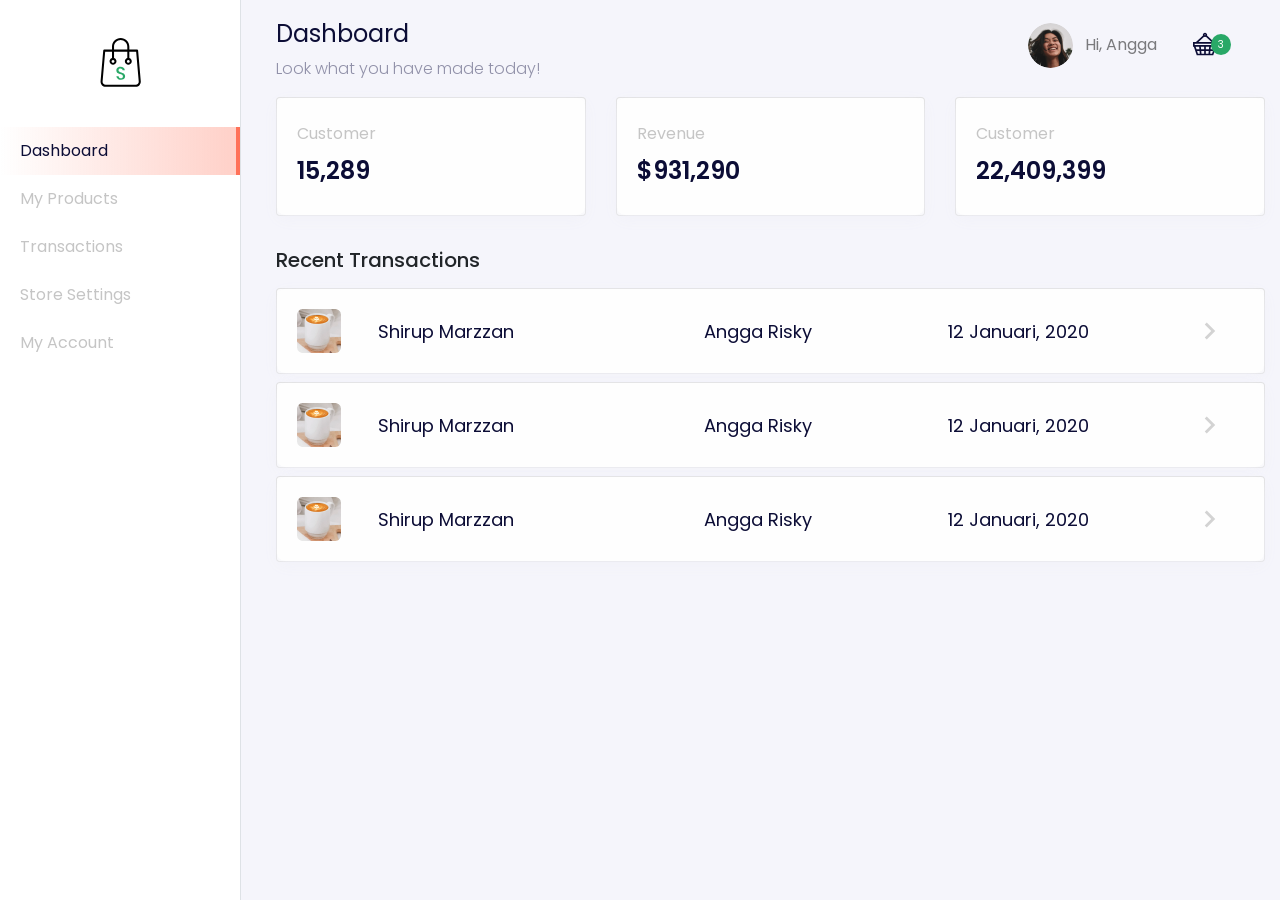
<file: dashboard.html>
<!DOCTYPE html>
<html lang="en">
  <head>
    <meta charset="utf-8" />
    <meta
      name="viewport"
      content="width=device-width, initial-scale=1, shrink-to-fit=no"
    />
    <meta name="description" content="" />
    <meta name="author" content="" />

    <title>TOKO ONLINE</title>

    <link href="https://unpkg.com/aos@2.3.1/dist/aos.css" rel="stylesheet" />
    <link href="style/main.css" rel="stylesheet" type="text/css" />
  </head>

  <body>
    <div class="page-dashboard">
      <div class="d-flex" id="wrapper" data-aos="fade-right">
        <div class="border-right" id="sidebar-wrapper">
          <div class="sidebar-heading text-center">
            <img src="images/logo.svg" alt="logo-toko" class="my-4">
          </div>
          <div class="list-group list-group-flush">
            <a href="dashboard.html" class="list-group-item list-group-item-action active">Dashboard</a>
            <a href="dashboard-products.html" class="list-group-item list-group-item-action ">My Products</a>
            <a href="dashboard-transactions.html" class="list-group-item list-group-item-action ">Transactions</a>
            <a href="dashboard-setting.html" class="list-group-item list-group-item-action ">Store Settings</a>
            <a href="dashboard-account.html" class="list-group-item list-group-item-action ">My Account</a>
          </div>
        </div>
        <div id="page-content-wrapper">
          <nav
            class="navbar navbar-expand-lg navbar-light navbar-store fixed-top"
            data-aos="fade-down"
            aria-label="Navbar"
          >
            <div class="container-fluid">
              <button class="btn btn-secondary d-md-none mr-auto mr-2" id="menu-toggle">
                &laquo; Menu
              </button>
              <button
                class="navbar-toggler"
                type="button"
                data-toggle="collapse"
                data-target="#navbarResponsive"
                aria-controls="navbarResponsive"
                aria-expanded="false"
                aria-label="Toggle navigation"
              >
                <span class="navbar-toggler-icon"></span>
              </button>
              <div class="collapse navbar-collapse" id="navbarResponsive">
                <!-- Desktop Menu -->
                <ul class="navbar-nav d-none d-lg-flex ml-auto">
                  <li class="nav-item dropdown">
                    <a
                      class="nav-link"
                      href="#"
                      id="navbarDropdown"
                      role="button"
                      data-toggle="dropdown"
                      aria-haspopup="true"
                      aria-expanded="false"
                    >
                      <img
                        src="images/icon-user.png"
                        alt=""
                        class="rounded-circle mr-2 profile-picture"
                      />
                      Hi, Angga
                    </a>
                    <div class="dropdown-menu" aria-labelledby="navbarDropdown">
                      <a class="dropdown-item" href="dashboard.html">Dashboard</a>
                      <a class="dropdown-item" href="dashboard-account.html"
                        >Settings</a
                      >
                      <div class="dropdown-divider"></div>
                      <a class="dropdown-item" href="/">Logout</a>
                    </div>
                  </li>
                  <li class="nav-item">
                    <a class="nav-link d-inline-block mt-2" href="#">
                      <img src="images/icon-cart-filled.svg" alt="" />
                      <div class="card-badge">3</div>
                    </a>
                  </li>
                </ul>

                <!-- Mobile Menu -->
                <ul class="navbar-nav d-block d-lg-none">
                  <li class="nav-item">
                    <a class="nav-link" href="#">
                      Hi, Angga
                    </a>
                  </li>
                  <li class="nav-item">
                    <a class="nav-link d-inline-block" href="#">
                      Cart
                    </a>
                  </li>
                </ul>
              </div>
            </div>
          </nav>
          <div class="section-content section-dashboard-home" data-aos="fade-up">
            <div class="container-fluid">
              <div class="dashboard-heading">
                <h2 class="dashboard-title">Dashboard</h2>
                  <p class="dashboard-subtitle">Look what you have made today!</p>
              </div>
              <div class="dashboard-content">
                <div class="row">
                  <div class="col-md-4">
                    <div class="card mb-2">
                      <div class="card-body">
                        <div class="dashboard-card-title">
                          Customer
                        </div>
                        <div class="dashboard-card-subtitle">
                          15,289
                        </div>
                      </div>
                    </div>
                  </div>
                  <div class="col-md-4">
                    <div class="card mb-2">
                      <div class="card-body">
                        <div class="dashboard-card-title">
                          Revenue
                        </div>
                        <div class="dashboard-card-subtitle">
                          $931,290
                        </div>
                      </div>
                    </div>
                  </div>
                  <div class="col-md-4">
                    <div class="card mb-2">
                      <div class="card-body">
                        <div class="dashboard-card-title">
                          Customer
                        </div>
                        <div class="dashboard-card-subtitle">
                          22,409,399
                        </div>
                      </div>
                    </div>
                  </div>
                </div>
                <div class="row mt-3">
                  <div class="col-12 mt-2">
                    <h5 class="mb-3">Recent Transactions</h5>
                    <a
                      class="card card-list d-block mb-2"
                      href="dashboard-transactions-details.html"
                    >
                    <div class="card-body">
                      <div class="row d-flex align-items-center">
                        <div class="col-md-1">
                          <img src="images/dashboard-icon-product-1.png" alt="">
                        </div>
                        <div class="col-md-4">
                          Shirup Marzzan
                        </div>
                        <div class="col-md-3">
                          Angga Risky
                        </div>
                        <div class="col-md-3">
                          12 Januari, 2020
                        </div>
                        <div class="col-md-1 d-none d-md-block">
                          <img
                              src="images/dashboard-arrow-right.svg"
                              alt=""
                            />
                        </div>
                      </div>
                    </div>
                    </a>
                    <a
                      class="card card-list d-block mb-2"
                      href="dashboard-transactions-details.html"
                    >
                    <div class="card-body">
                      <div class="row d-md-flex align-items-center">
                        <div class="col-md-1">
                          <img src="images/dashboard-icon-product-1.png" alt="">
                        </div>
                        <div class="col-md-4">
                          Shirup Marzzan
                        </div>
                        <div class="col-md-3">
                          Angga Risky
                        </div>
                        <div class="col-md-3">
                          12 Januari, 2020
                        </div>
                        <div class="col-md-1 d-none d-md-block">
                          <img
                              src="images/dashboard-arrow-right.svg"
                              alt=""
                            />
                        </div>
                      </div>
                    </div>
                    </a>
                    <a
                      class="card card-list d-block mb-2"
                      href="dashboard-transactions-details.html"
                    >
                    <div class="card-body">
                      <div class="row d-md-flex align-items-center">
                        <div class="col-md-1">
                          <img src="images/dashboard-icon-product-1.png" alt="">
                        </div>
                        <div class="col-md-4">
                          Shirup Marzzan
                        </div>
                        <div class="col-md-3">
                          Angga Risky
                        </div>
                        <div class="col-md-3">
                          12 Januari, 2020
                        </div>
                        <div class="col-md-1 d-none d-md-block">
                          <img
                              src="images/dashboard-arrow-right.svg"
                              alt=""
                            />
                        </div>
                      </div>
                    </div>
                    </a>
                  </div>
                </div>
              </div>
            </div>
          </div>
        </div>

      </div>
    </div>

    <script src="vendor/jquery/jquery.slim.min.js"></script>
    <script src="vendor/bootstrap/js/bootstrap.bundle.min.js"></script>
    <script src="https://unpkg.com/aos@2.3.1/dist/aos.js"></script>
    <script>
      AOS.init();
    </script>
    <script>
      $("#menu-toggle").click(function(e) {
        e.preventDefault();
        $("#wrapper").toggleClass("toggled");
      });
    </script>
  </body>
</html>
</file>
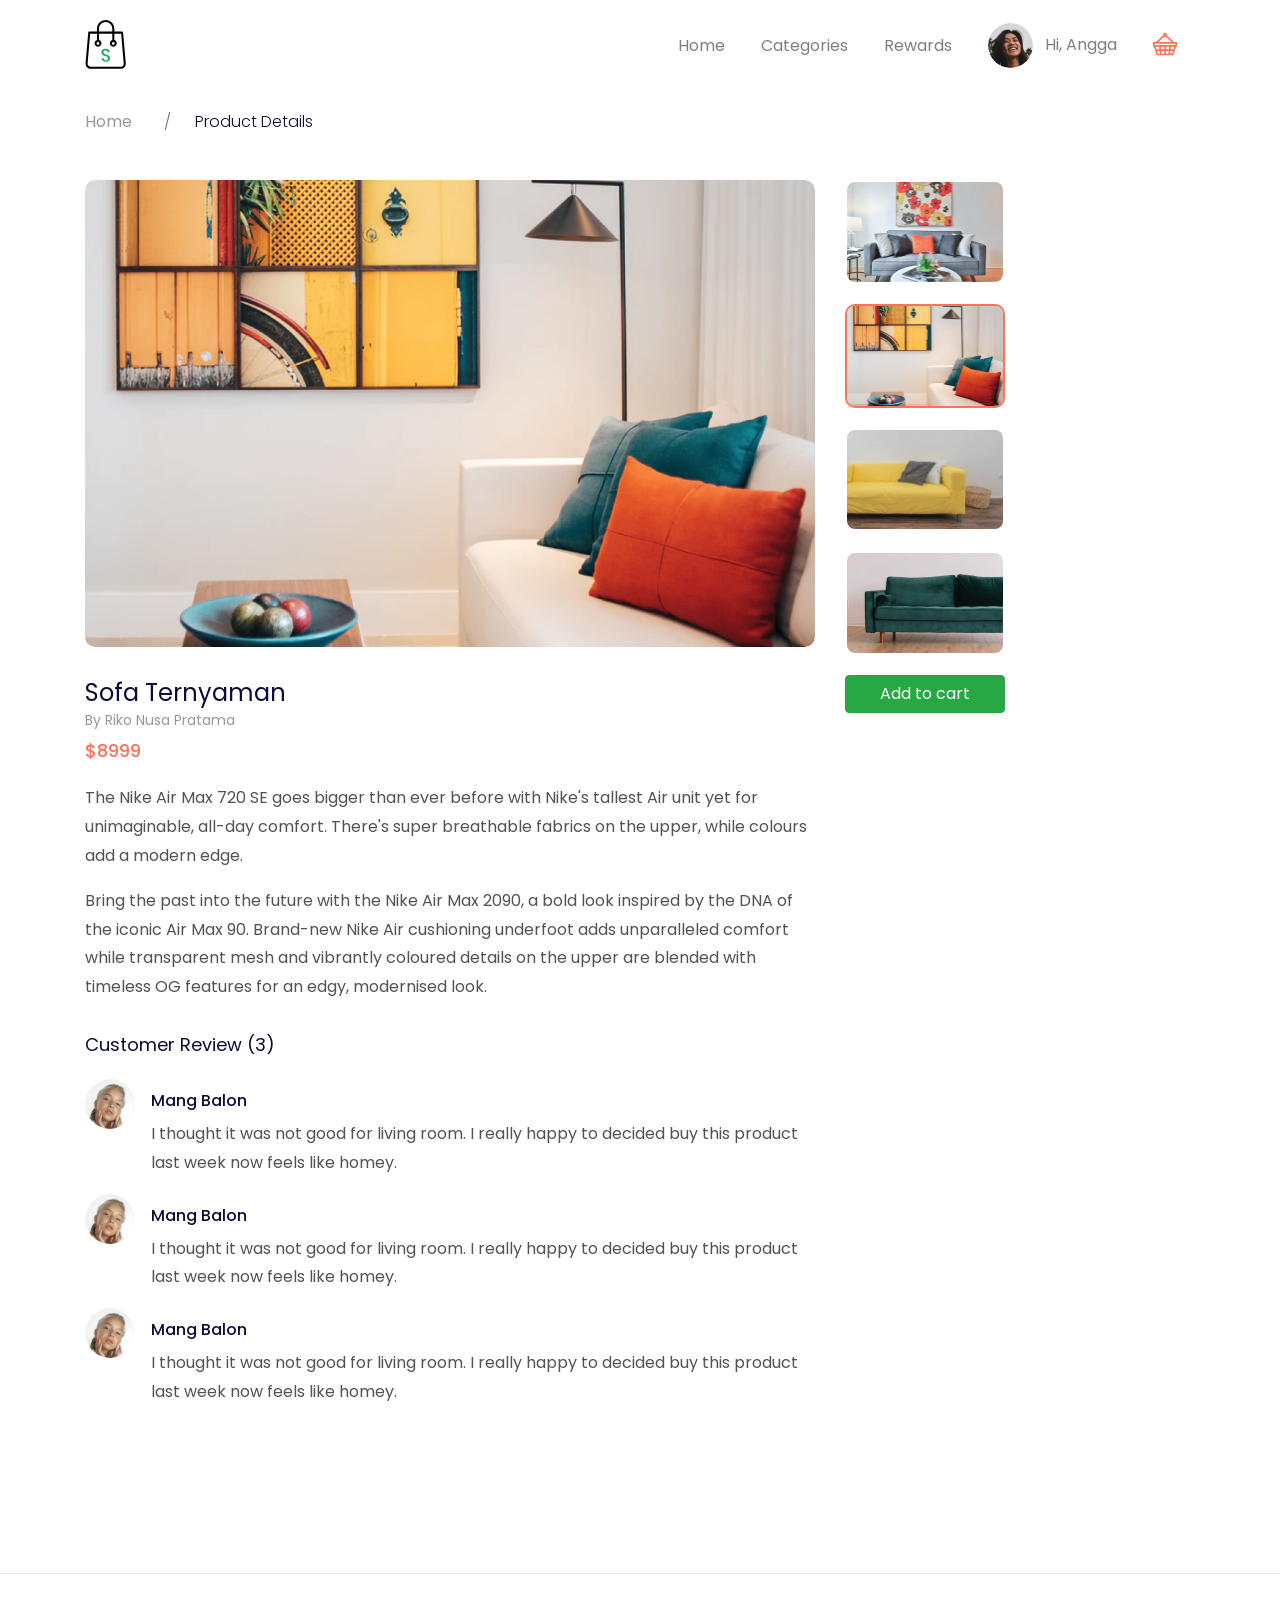
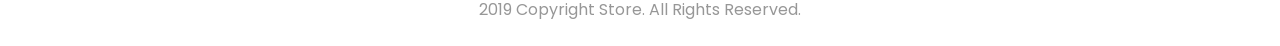
<file: details.html>
<!DOCTYPE html>
<html lang="en">
  <head>
    <meta charset="utf-8" />
    <meta
      name="viewport"
      content="width=device-width, initial-scale=1, shrink-to-fit=no"
    />
    <meta name="description" content="" />
    <meta name="author" content="" />

    <title>Store - Your Best Marketplace</title>

    <link href="https://unpkg.com/aos@2.3.1/dist/aos.css" rel="stylesheet" />
    <link href="style/main.css" rel="stylesheet" type="text/css" />
  </head>

  <body>
    <!-- Bootstrap -->
    <nav
    class="navbar navbar-expand-lg navbar-light navbar-store fixed-top navbar-fixed-top"
    data-aos="fade-down"
    aria-label="Navbar"
  >
    <div class="container">
      <a class="navbar-brand" href="/">
        <img src="images/logo.svg" alt="" />
      </a>
      <button
        class="navbar-toggler"
        type="button"
        data-toggle="collapse"
        data-target="#navbarResponsive"
        aria-controls="navbarResponsive"
        aria-expanded="false"
        aria-label="Toggle navigation"
      >
        <span class="navbar-toggler-icon"></span>
      </button>
      <div class="collapse navbar-collapse" id="navbarResponsive">
        <ul class="navbar-nav ml-auto">
          <li class="nav-item">
            <a class="nav-link" href="index.html">Home </a>
          </li>
          <li class="nav-item">
            <a class="nav-link" href="categories.html">Categories</a>
          </li>
          <li class="nav-item">
            <a class="nav-link" href="#">Rewards</a>
          </li>
        </ul>

        <!-- Desktop Menu -->
        <ul class="navbar-nav d-none d-lg-flex">
          <li class="nav-item dropdown">
            <a
              class="nav-link"
              href="#"
              id="navbarDropdown"
              role="button"
              data-toggle="dropdown"
              aria-haspopup="true"
              aria-expanded="false"
            >
              <img
                src="images/icon-user.png"
                alt=""
                class="rounded-circle mr-2 profile-picture"
              />
              Hi, Angga
            </a>
            <div class="dropdown-menu" aria-labelledby="navbarDropdown">
              <a class="dropdown-item" href="dashboard.html">Dashboard</a>
              <a class="dropdown-item" href="dashboard-account.html"
                >Settings</a
              >
              <div class="dropdown-divider"></div>
              <a class="dropdown-item" href="/">Logout</a>
            </div>
          </li>
          <li class="nav-item">
            <a class="nav-link d-inline-block mt-2" href="#">
              <img src="images/icon-cart-empty.svg" alt="" />
            </a>
          </li>
        </ul>

        <!-- Mobile Menu -->
        <ul class="navbar-nav d-block d-lg-none">
          <li class="nav-item">
            <a class="nav-link" href="#">
              Hi, Angga
            </a>
          </li>
          <li class="nav-item">
            <a class="nav-link d-inline-block" href="#">
              Cart
            </a>
          </li>
        </ul>
      </div>
    </div>
  </nav>
    <!-- Page Content -->
    <div class="page-content page-details">
      <section
        class="store-breadcrumbs"
        data-aos="fade-down"
        data-aos-delay="100"
      >
        <div class="container">
          <div class="row">
            <div class="col-12">
              <nav>
                <ol class="breadcrumb">
                  <li class="breadcrumb-item">
                    <a href="index.html">Home</a>
                  </li>
                  <li class="breadcrumb-item active">Product Details</li>
                </ol>
              </nav>
            </div>
          </div>
        </div>
      </section>
      <section class="store-gallery" id="gallery">
        <div class="container">
          <div class="row">
            <div class="col-lg-8" data-aos="zoom-in">
              <transition name="slide-fade" mode="out-in">
                <img
                  :src="photos[activePhoto].url"
                  :key="photos[activePhoto].id"
                  class="w-100 main-image"
                  alt=""
                />
              </transition>
            </div>
            <div class="col-lg-2">
              <div class="row">
                <div
                  class="col-3 col-lg-12 mt-2 mt-lg-0"
                  v-for="(photos, index) in photos"
                  :key="photos.id"
                  data-aos="zoom-in"
                  data-aos-delay="100"
                >
                  <a href="#" @click="changeActive(index)">
                    <img
                      :src="photos.url"
                      class="w-100 thumbnail-image"
                      :class="{active: index === activePhoto}"
                      alt=""
                    />
                  </a>
                </div>
              </div>
            </div>
          </div>
        </div>
      </section>
      <div class="store-details-container">
        <section class="store-heading">
          <div class="container">
            <div class="row">
              <div class="col-lg-8">
                <h1>Sofa Ternyaman</h1>
                <div class="owner">By Riko Nusa Pratama</div>
                <div class="price">$8999</div>
              </div>
              <div class="col-lg-2" data-aos="zoom-in">
                <a href="cart.html" class="btn btn-success px-4 text-white btn-block mb-3">Add to cart</a>
              </div>
            </div>
          </div>
        </section>
        <section class="store-description">
          <div class="container">
            <div class="row">
              <div class="col-12 col-lg-8">
                <p>
                  The Nike Air Max 720 SE goes bigger than ever before with 
                  Nike's tallest Air unit yet for unimaginable, all-day comfort. 
                  There's super breathable fabrics on the upper, while colours 
                  add a modern edge.
                </p>
                <p>
                  Bring the past into the future with the Nike Air Max 2090, a bold look inspired by the DNA of the iconic Air Max 90. Brand-new Nike Air cushioning underfoot adds unparalleled comfort while transparent mesh and vibrantly coloured details on the upper are blended with timeless OG features for an edgy, modernised look.
                </p>
              </div>
            </div>
          </div>
        </section>
        <section class="store-review">
          <div class="container">
            <div class="row">
              <div class="col-12 col-lg-8 mt-3 mb-3">
                <h5>Customer Review (3)</h5>
              </div>
            </div>
            <div class="row">
              <div class="col-12 col-lg-8">
                <ul class="list-unstyled">
                  <li class="media">
                    <img src="images/icon-testimonial-1.png" class="mr-3 rounded-circle" alt="">
                    <div class="media-body"><h5 class="mt-2 mb-1">Mang Balon</h5>
                      I thought it was not good for living room. I really happy
                      to decided buy this product last week now feels like homey.
                    </div>
                  </li>
                </ul>
              </div>
            </div>
            <div class="row">
              <div class="col-12 col-lg-8">
                <ul class="list-unstyled">
                  <li class="media">
                    <img src="images/icon-testimonial-1.png" class="mr-3 rounded-circle" alt="">
                    <div class="media-body"><h5 class="mt-2 mb-1">Mang Balon</h5>
                      I thought it was not good for living room. I really happy
                      to decided buy this product last week now feels like homey.
                    </div>
                  </li>
                </ul>
              </div>
            </div>
            <div class="row">
              <div class="col-12 col-lg-8">
                <ul class="list-unstyled">
                  <li class="media">
                    <img src="images/icon-testimonial-1.png" class="mr-3 rounded-circle" alt="">
                    <div class="media-body"><h5 class="mt-2 mb-1">Mang Balon</h5>
                      I thought it was not good for living room. I really happy
                      to decided buy this product last week now feels like homey.
                    </div>
                  </li>
                </ul>
              </div>
            </div>
          </div>
        </section>
      </div>
    </div>

    <footer>
      <div class="container">
        <div class="row">
          <div class="col-12 text-center">
            <p class="pt-4 pb-2">2019 Copyright Store. All Rights Reserved.</p>
          </div>
        </div>
      </div>
    </footer>

    <script src="vendor/jquery/jquery.slim.min.js"></script>
    <script src="vendor/bootstrap/js/bootstrap.bundle.min.js"></script>
    <script src="https://unpkg.com/aos@2.3.1/dist/aos.js"></script>
    <script>
      AOS.init();
    </script>
    <script src="vendor/vue/vue.js"></script>
    <script>
      var gallery = new Vue({
        el: "#gallery",
        mounted() {
          AOS.init();
        },
        data: {
          activePhoto: 1,
          photos: [
            {
              id: 1,
              url: "images/product-details-1.jpg",
            },
            {
              id: 2,
              url: "images/product-details-2.jpg",
            },
            {
              id: 3,
              url: "images/product-details-3.jpg",
            },
            {
              id: 4,
              url: "images/product-details-4.jpg",
            },
          ],
        },
        methods: {
          changeActive(id) {
            this.activePhoto = id;
          },
        },
      });
    </script>
    <script src="script/navbar-scroll.js"></script>
  </body>
</html>
</file>
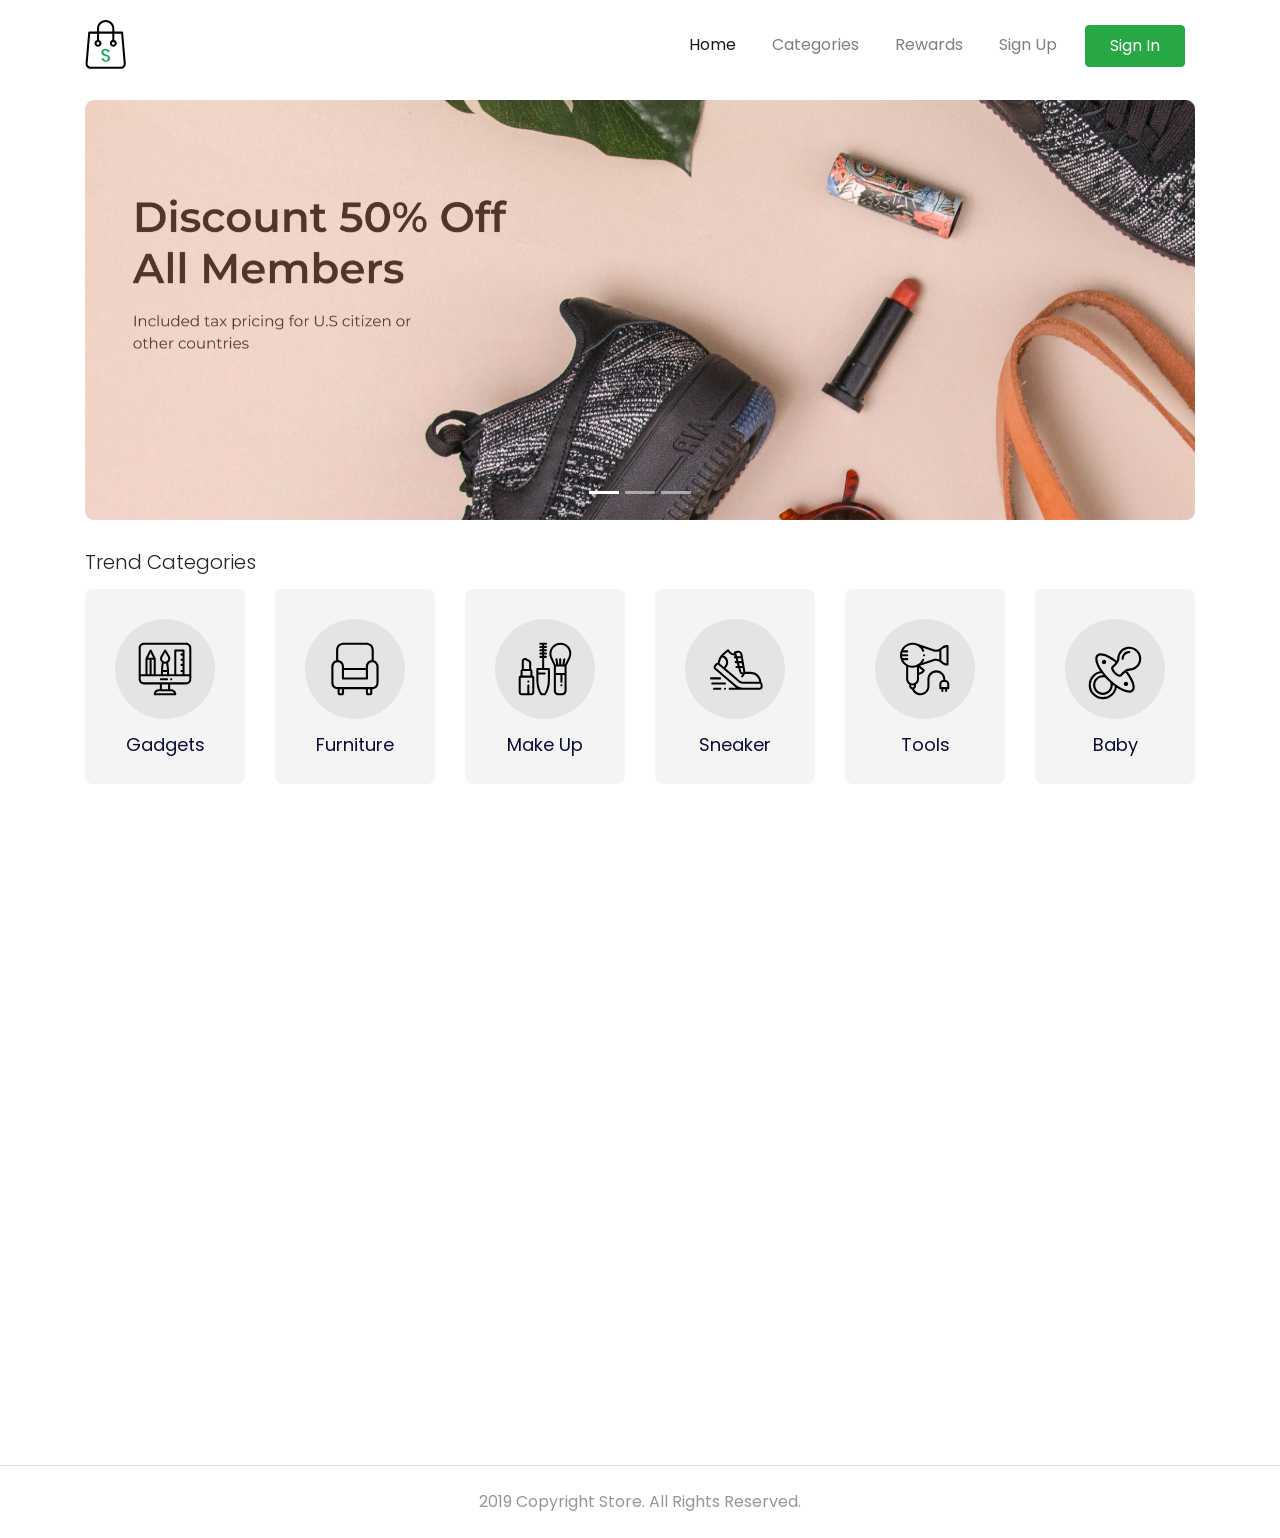
<file: index(backup).html>
<!DOCTYPE html>
<html lang="en">
  <head>
    <meta charset="utf-8" />
    <meta
      name="viewport"
      content="width=device-width, initial-scale=1, shrink-to-fit=no"
    />
    <meta name="description" content="" />
    <meta name="author" content="" />

    <title>TOKO ONLINE</title>

    <link href="https://unpkg.com/aos@2.3.1/dist/aos.css" rel="stylesheet" />
    <link href="style/main.css" rel="stylesheet" type="text/css" />
  </head>

  <body>
    <!-- Bootstrap core JavaScript -->
    <nav
      class="
        navbar navbar-expand-lg navbar-light navbar-store
        fixed-top
        navbar-fixed-top
      "
      data-aos="fade-down"
    >
      <div class="container">
        <a class="navbar-brand" href="#">
          <img src="images/logo.svg" alt="" />
        </a>
        <button
          class="navbar-toggler"
          type="button"
          data-toggle="collapse"
          data-target="#navbarResponsive"
          aria-controls="navbarResponsive"
          aria-expanded="false"
          aria-label="Toggle navigation"
        >
          <span class="navbar-toggler-icon"></span>
        </button>
        <div class="collapse navbar-collapse" id="navbarResponsive">
          <ul class="navbar-nav ml-auto">
            <li class="nav-item active">
              <a class="nav-link" href="/">Home </a>
            </li>
            <li class="nav-item">
              <a class="nav-link" href="/categories.html">Categories</a>
            </li>
            <li class="nav-item">
              <a class="nav-link" href="#">Rewards</a>
            </li>
            <li class="nav-item">
              <a class="nav-link" href="/register.html">Sign Up</a>
            </li>
            <li class="nav-item">
              <a
                class="btn btn-success nav-link px-4 text-white"
                href="/login.html"
                >Sign In</a
              >
            </li>
          </ul>
        </div>
      </div>
    </nav>
    <!-- Page Content -->
    <div class="page-content page-home">
      <section class="store-carousel">
        <div class="container">
          <div class="row">
            <div class="col-lg-12" data-aos="zoom-in">
              <div
                class="carousel slide"
                id="storeCarousel"
                data-ride="carousel"
              >
                <ol class="carousel-indicators">
                  <li
                    class="active"
                    data-target="#storeCarousel"
                    data-slide-to="0"
                  ></li>
                  <li data-target="#storeCarousel" data-slide-to="1"></li>
                  <li data-target="#storeCarousel" data-slide-to="2"></li>
                </ol>
                <div class="carousel-inner">
                  <div class="carousel-item active">
                    <img
                      src="images/banner.jpg"
                      alt="banner"
                      class="d-block w-100"
                    />
                  </div>
                  <div class="carousel-item">
                    <img
                      src="images/banner.jpg"
                      alt="banner"
                      class="d-block w-100"
                    />
                  </div>
                  <div class="carousel-item">
                    <img
                      src="images/banner.jpg"
                      alt="banner"
                      class="d-block w-100"
                    />
                  </div>
                </div>
              </div>
            </div>
          </div>
        </div>
      </section>
      <section class="store-trend-categories">
        <div class="container">
          <div class="row">
            <div class="col-12" data-aos="zoom-in">
              <h5>Trend Categories</h5>
            </div>
          </div>
          <div class="row">
            <div
              class="col-6 col-md-3 col-lg-2"
              data-aos="fade-up"
              data-aos-delay="100"
            >
              <a href="#" class="component-categories d-block">
                <div class="categories-image">
                  <img
                    src="images/categories-gadgets.svg"
                    alt=""
                    class="w-100"
                  />
                  <p class="categories-text">Gadgets</p>
                </div>
              </a>
            </div>

            <div
              class="col-6 col-md-3 col-lg-2"
              data-aos="fade-up"
              data-aos-delay="200"
            >
              <a href="#" class="component-categories d-block">
                <div class="categories-image">
                  <img
                    src="images/categories-furniture.svg"
                    alt=""
                    class="w-100"
                  />
                  <p class="categories-text">Furniture</p>
                </div>
              </a>
            </div>

            <div
              class="col-6 col-md-3 col-lg-2"
              data-aos="fade-up"
              data-aos-delay="300"
            >
              <a href="#" class="component-categories d-block">
                <div class="categories-image">
                  <img
                    src="images/categories-makeup.svg"
                    alt=""
                    class="w-100"
                  />
                  <p class="categories-text">Make Up</p>
                </div>
              </a>
            </div>

            <div
              class="col-6 col-md-3 col-lg-2"
              data-aos="fade-up"
              data-aos-delay="400"
            >
              <a href="#" class="component-categories d-block">
                <div class="categories-image">
                  <img
                    src="images/categories-sneaker.svg"
                    alt=""
                    class="w-100"
                  />
                  <p class="categories-text">Sneaker</p>
                </div>
              </a>
            </div>

            <div
              class="col-6 col-md-3 col-lg-2"
              data-aos="fade-up"
              data-aos-delay="500"
            >
              <a href="#" class="component-categories d-block">
                <div class="categories-image">
                  <img src="images/categories-tools.svg" alt="" class="w-100" />
                  <p class="categories-text">Tools</p>
                </div>
              </a>
            </div>

            <div
              class="col-6 col-md-3 col-lg-2"
              data-aos="fade-up"
              data-aos-delay="600"
            >
              <a href="#" class="component-categories d-block">
                <div class="categories-image">
                  <img src="images/categories-baby.svg" alt="" class="w-100" />
                  <p class="categories-text">Baby</p>
                </div>
              </a>
            </div>
          </div>
        </div>
      </section>
      <section class="store-new-product">
        <div class="container">
          <div class="row">
            <div class="col-12" data-aos="fade-up">
              <h5>New Product</h5>
            </div>
            <div class="row">
              <div
                class="col-6 col-md-4 col-lg-3"
                data-aos="fade-up"
                data-aos-delay="100"
              >
                <a href="/details.html" class="component-products d-block">
                  <div class="product-thumbnail">
                    <div
                      class="products-image"
                      style="
                        background-image: url(images/products-apple-watch.jpg);
                      "
                    ></div>
                  </div>
                  <div class="products-text">Apple Watch 4</div>
                  <div class="products-price">$899</div>
                </a>
              </div>
              <div
                class="col-6 col-md-4 col-lg-3"
                data-aos="fade-up"
                data-aos-delay="200"
              >
                <a href="/details.html" class="component-products d-block">
                  <div class="product-thumbnail">
                    <div
                      class="products-image"
                      style="
                        background-image: url(images/products-black-edition-nike.jpg);
                      "
                    ></div>
                  </div>
                  <div class="products-text">Nike Black Edition</div>
                  <div class="products-price">$499</div>
                </a>
              </div>
              <div
                class="col-6 col-md-4 col-lg-3"
                data-aos="fade-up"
                data-aos-delay="300"
              >
                <a href="/details.html" class="component-products d-block">
                  <div class="product-thumbnail">
                    <div
                      class="products-image"
                      style="
                        background-image: url(images/products-bubuk-maketti.jpg);
                      "
                    ></div>
                  </div>
                  <div class="products-text">Bubuk Maketti</div>
                  <div class="products-price">$99</div>
                </a>
              </div>
              <div
                class="col-6 col-md-4 col-lg-3"
                data-aos="fade-up"
                data-aos-delay="400"
              >
                <a href="/details.html" class="component-products d-block">
                  <div class="product-thumbnail">
                    <div
                      class="products-image"
                      style="
                        background-image: url(images/products-orange-bogotta.jpg);
                      "
                    ></div>
                  </div>
                  <div class="products-text">Orange Bogotta</div>
                  <div class="products-price">$8,899</div>
                </a>
              </div>
              <div
                class="col-6 col-md-4 col-lg-3"
                data-aos="fade-up"
                data-aos-delay="500"
              >
                <a href="/details.html" class="component-products d-block">
                  <div class="product-thumbnail">
                    <div
                      class="products-image"
                      style="
                        background-image: url(images/products-monkey-toys.jpg);
                      "
                    ></div>
                  </div>
                  <div class="products-text">Monkey Toys</div>
                  <div class="products-price">$299</div>
                </a>
              </div>
              <div
                class="col-6 col-md-4 col-lg-3"
                data-aos="fade-up"
                data-aos-delay="600"
              >
                <a href="/details.html" class="component-products d-block">
                  <div class="product-thumbnail">
                    <div
                      class="products-image"
                      style="
                        background-image: url(images/products-sofa-ternyaman.jpg);
                      "
                    ></div>
                  </div>
                  <div class="products-text">Sofa Ternyaman</div>
                  <div class="products-price">$1,899</div>
                </a>
              </div>
              <div
                class="col-6 col-md-4 col-lg-3"
                data-aos="fade-up"
                data-aos-delay="700"
              >
                <a href="/details.html" class="component-products d-block">
                  <div class="product-thumbnail">
                    <div
                      class="products-image"
                      style="
                        background-image: url(images/products-mavic-kawe.jpg);
                      "
                    ></div>
                  </div>
                  <div class="products-text">Mavic Kawe</div>
                  <div class="products-price">$999</div>
                </a>
              </div>
              <div
                class="col-6 col-md-4 col-lg-3"
                data-aos="fade-up"
                data-aos-delay="800"
              >
                <a href="/details.html" class="component-products d-block">
                  <div class="product-thumbnail">
                    <div
                      class="products-image"
                      style="
                        background-image: url(images/products-tatakan-gelas.jpg);
                      "
                    ></div>
                  </div>
                  <div class="products-text">Tatakan Gelas</div>
                  <div class="products-price">$9</div>
                </a>
              </div>
            </div>
          </div>
        </div>
      </section>
    </div>
    <footer>
      <div class="container">
        <div class="row">
          <div class="col-12 text-center">
            <p class="pt-4 pb-2">2019 Copyright Store. All Rights Reserved.</p>
          </div>
        </div>
      </div>
    </footer>

    <script src="vendor/jquery/jquery.slim.min.js"></script>
    <script src="vendor/bootstrap/js/bootstrap.bundle.min.js"></script>
    <script src="https://unpkg.com/aos@2.3.1/dist/aos.js"></script>
    <script>
      AOS.init();
    </script>
    <script src="script/navbar-scroll.js"></script>
  </body>
</html>
</file>
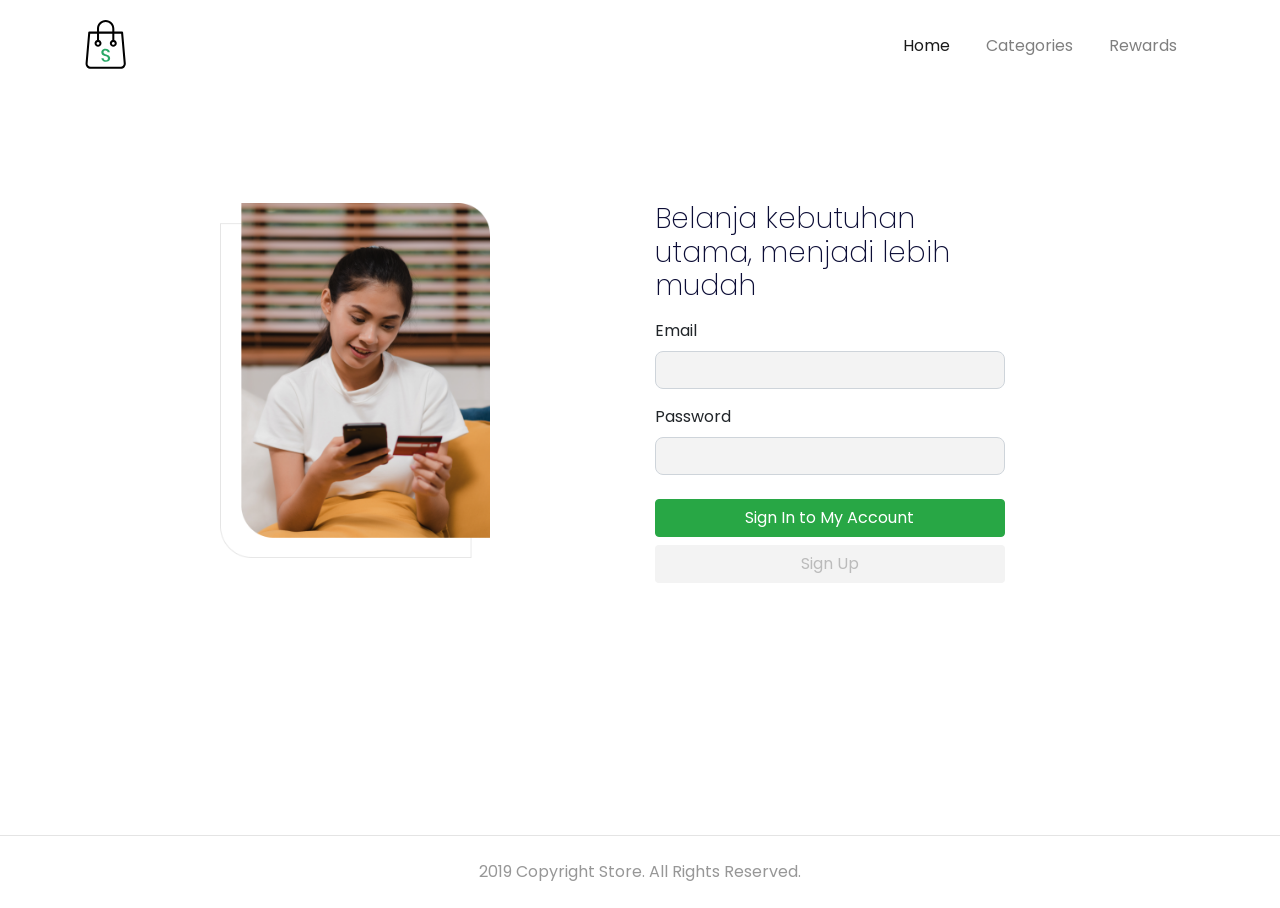
<file: login.html>
<!DOCTYPE html>
<html lang="en">
  <head>
    <meta charset="utf-8" />
    <meta
      name="viewport"
      content="width=device-width, initial-scale=1, shrink-to-fit=no"
    />
    <meta name="description" content="" />
    <meta name="author" content="" />

    <title>Store - Your Best Marketplace</title>

    <link href="https://unpkg.com/aos@2.3.1/dist/aos.css" rel="stylesheet" />
    <link href="style/main.css" rel="stylesheet" />
  </head>

  <body>
    <!-- Navigation -->
    <nav
      class="navbar navbar-expand-lg navbar-light navbar-store fixed-top navbar-fixed-top"
      data-aos="fade-down"
    >
      <div class="container">
        <a class="navbar-brand" href="/">
          <img src="images/logo.svg" alt="" />
        </a>
        <button
          class="navbar-toggler"
          type="button"
          data-toggle="collapse"
          data-target="#navbarResponsive"
          aria-controls="navbarResponsive"
          aria-expanded="false"
          aria-label="Toggle navigation"
        >
          <span class="navbar-toggler-icon"></span>
        </button>
        <div class="collapse navbar-collapse" id="navbarResponsive">
          <ul class="navbar-nav ml-auto">
            <li class="nav-item active">
              <a class="nav-link" href="index.html">Home </a>
            </li>
            <li class="nav-item">
              <a class="nav-link" href="categories.html">Categories</a>
            </li>
            <li class="nav-item">
              <a class="nav-link" href="#">Rewards</a>
            </li>
          </ul>
        </div>
      </div>
    </nav>

    <!-- Page Content -->
    <div class="page-content page-auth">
      <div class="section-store-auth" data-aos="fade-up">
        <div class="container">
            <div class="row align-items-center row-login">
              <div class="col-lg-6 text-center">
                <img src="images/login-placeholder.png" alt="" class="w-50 mb-4 mb-lg-none">
              </div>
              <div class="col-lg-4 ">
                <h2>
                  Belanja kebutuhan utama,
                  menjadi lebih mudah
                </h2>
                <form class="mt-3">
                  <div class="form-group">
                    <label>Email</label>
                    <input
                      type="email"
                      class="form-control"
                      aria-describedby="emailHelp"
                      v-model="email"
                    />
                  </div>
                  <div class="form-group">
                    <label>Password</label>
                    <input type="password" class="form-control" />
                  </div>
                  <button type="submit" class="btn btn-success btn-block mt-4">
                    Sign In to My Account
                  </button>
                  <a href="register.html" class="btn btn-signup btn-block mt-2">
                    Sign Up
                  </a>
                  
                </form>
              </div>
            </div>
        </div>
      </div>
    </div>

    

    <footer>
      <div class="container">
        <div class="row">
          <div class="col-12 text-center">
            <p class="pt-4 pb-2">
              2019 Copyright Store. All Rights Reserved.
            </p>
          </div>
        </div>
      </div>
    </footer>

    <!-- Bootstrap core JavaScript -->
    <script src="vendor/jquery/jquery.slim.min.js"></script>
    <script src="vendor/bootstrap/js/bootstrap.bundle.min.js"></script>
    <script src="https://unpkg.com/aos@2.3.1/dist/aos.js"></script>
    <script>
      AOS.init();
    </script>
    <!-- <script src="vendor/vue/vue.js"></script>
    <script src="https://unpkg.com/vue-toasted"></script>
    <script>
      Vue.use(Toasted);

      var register = new Vue({
        el: "#register",
        mounted() {
          AOS.init();
          this.$toasted.error(
            "Maaf, tampaknya email sudah terdaftar pada sistem kami.",
            {
              position: "top-center",
              className: "rounded",
              duration: 1000,
            }
          );
        },
        data: {
          name: "Angga Hazza Sett",
          email: "kamujagoan@bwa.id",
          password: "",
          is_store_open: true,
          store_name: "",
        },
      });
    </script> -->
    <script src="script/navbar-scroll.js"></script>
  </body>
</html>
</file>
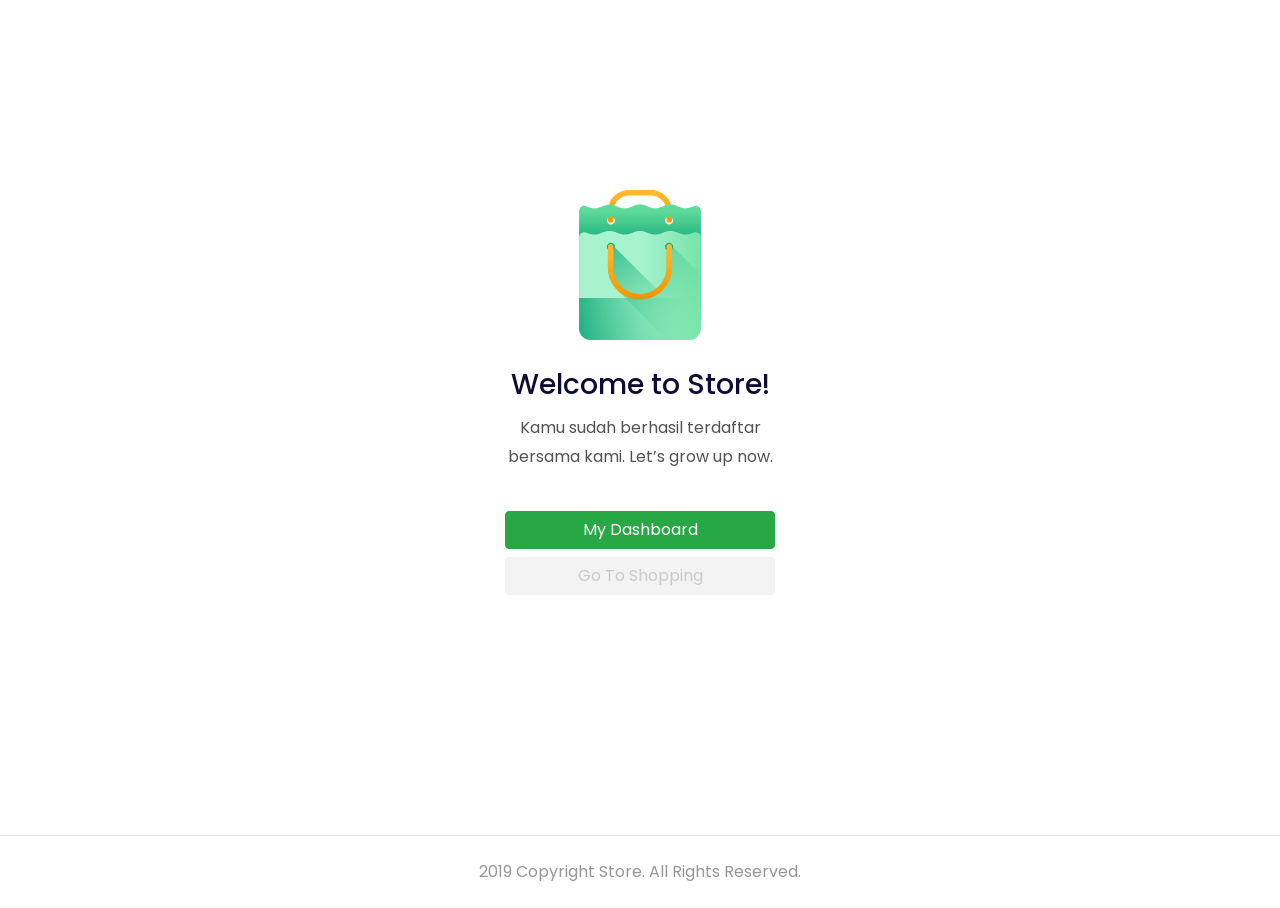
<file: register-success.html>
<!DOCTYPE html>
<html lang="en">
  <head>
    <meta charset="utf-8" />
    <meta
      name="viewport"
      content="width=device-width, initial-scale=1, shrink-to-fit=no"
    />
    <meta name="description" content="" />
    <meta name="author" content="" />

    <title>Store - Your Best Marketplace</title>

    <link href="https://unpkg.com/aos@2.3.1/dist/aos.css" rel="stylesheet" />
    <link href="style/main.css" rel="stylesheet" type="text/css" />
  </head>

  <body>
    <div class="page-content page-success">
      <div class="section-success" data-aos="zoom-in">
        <div class="container">
          <div class="row align-items-center row-login justify-content-center">
            <div class="col-lg-6 text-center">
              <img src="images/success.svg" class="mb-4" alt="">
              <h2>Welcome to Store!</h2> 
              <p>Kamu sudah berhasil terdaftar <br>
                bersama kami. Let’s grow up now.
              </p>
              <div>
                <a href="dashboard.html" class="btn btn-success w-50 mt-4">
                  My Dashboard
                </a>
                <a href="index.html" class="btn btn-signup w-50 mt-2">
                  Go To Shopping
                </a>
              </div>
            </div>
          </div>
        </div>
      </div>
    </div>
<!-- TEES -->
    <footer>
      <div class="container">
        <div class="row">
          <div class="col-12 text-center">
            <p class="pt-4 pb-2">2019 Copyright Store. All Rights Reserved.</p>
          </div>
        </div>
      </div>
    </footer>

    <script src="vendor/jquery/jquery.slim.min.js"></script>
    <script src="vendor/bootstrap/js/bootstrap.bundle.min.js"></script>
    <script src="https://unpkg.com/aos@2.3.1/dist/aos.js"></script>
    <script>
      AOS.init();
    </script>
    <script src="script/navbar-scroll.js"></script>
  </body>
</html>
</file>
